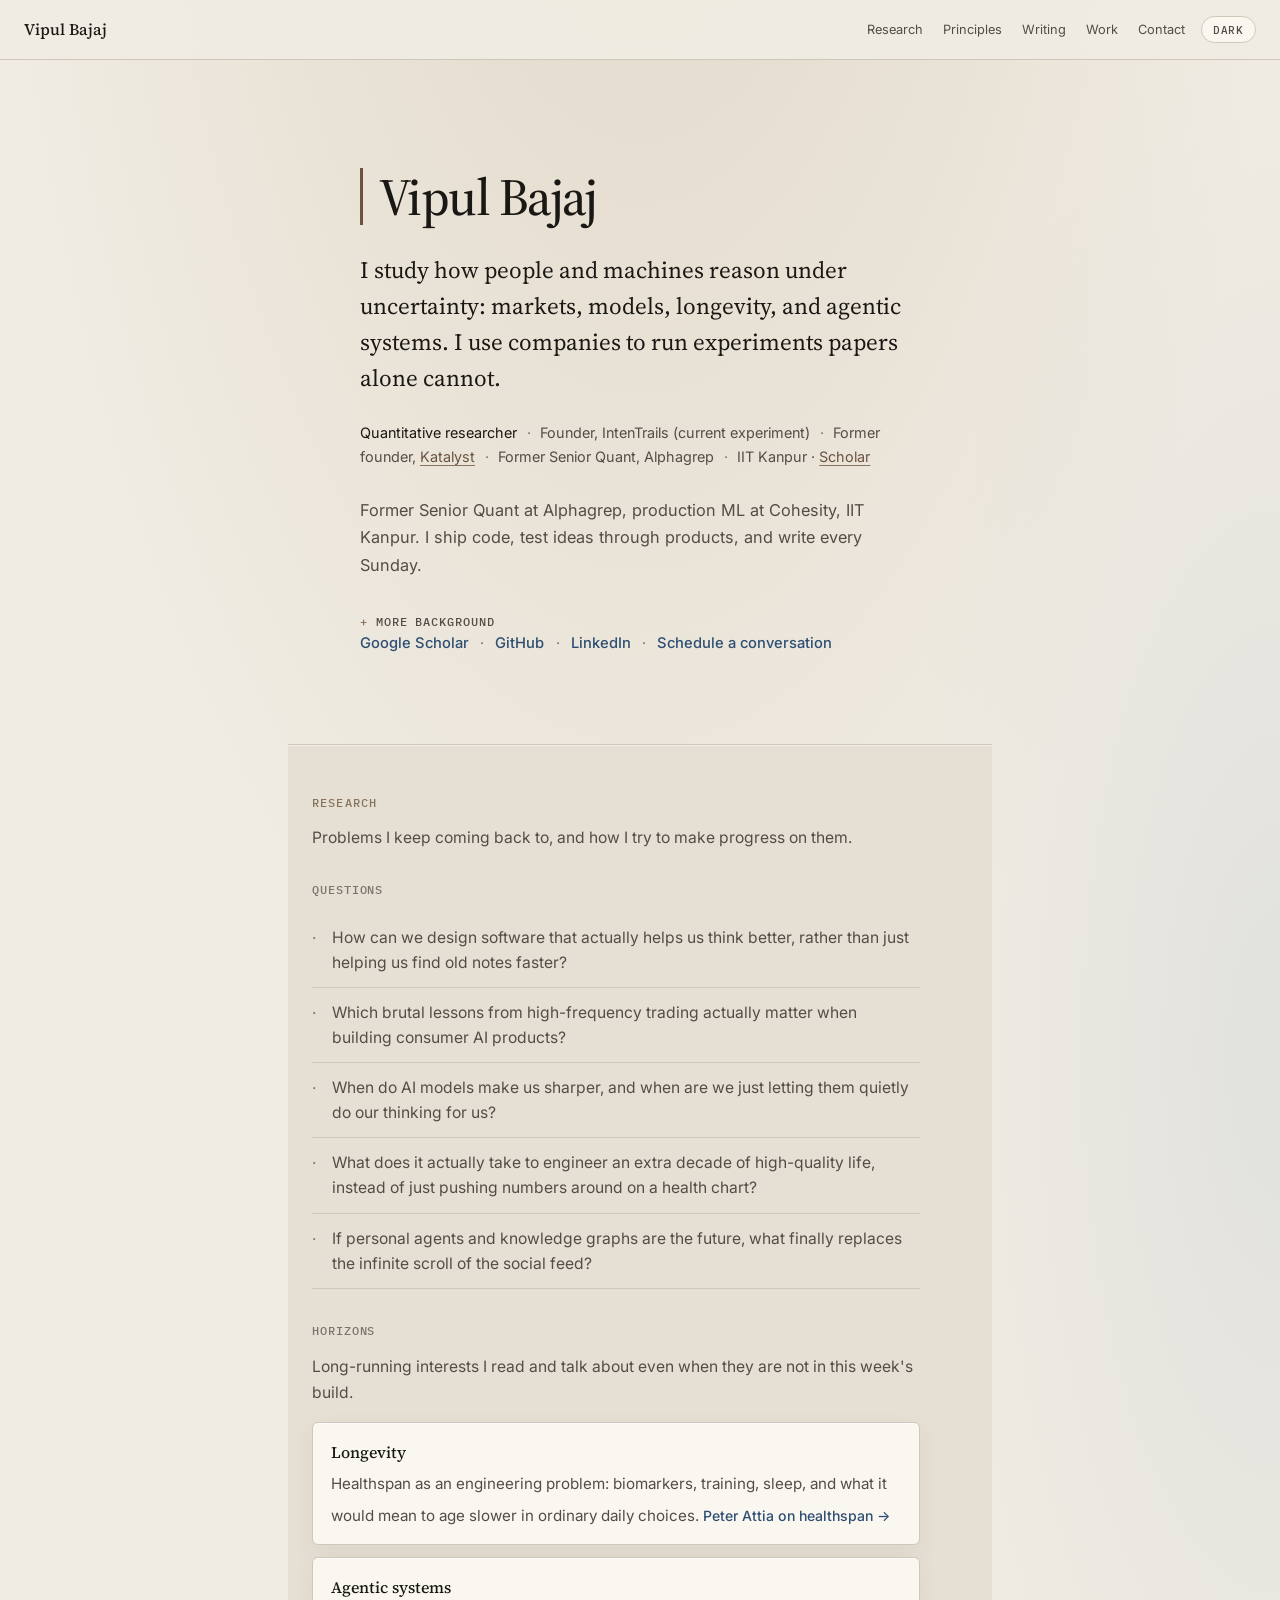
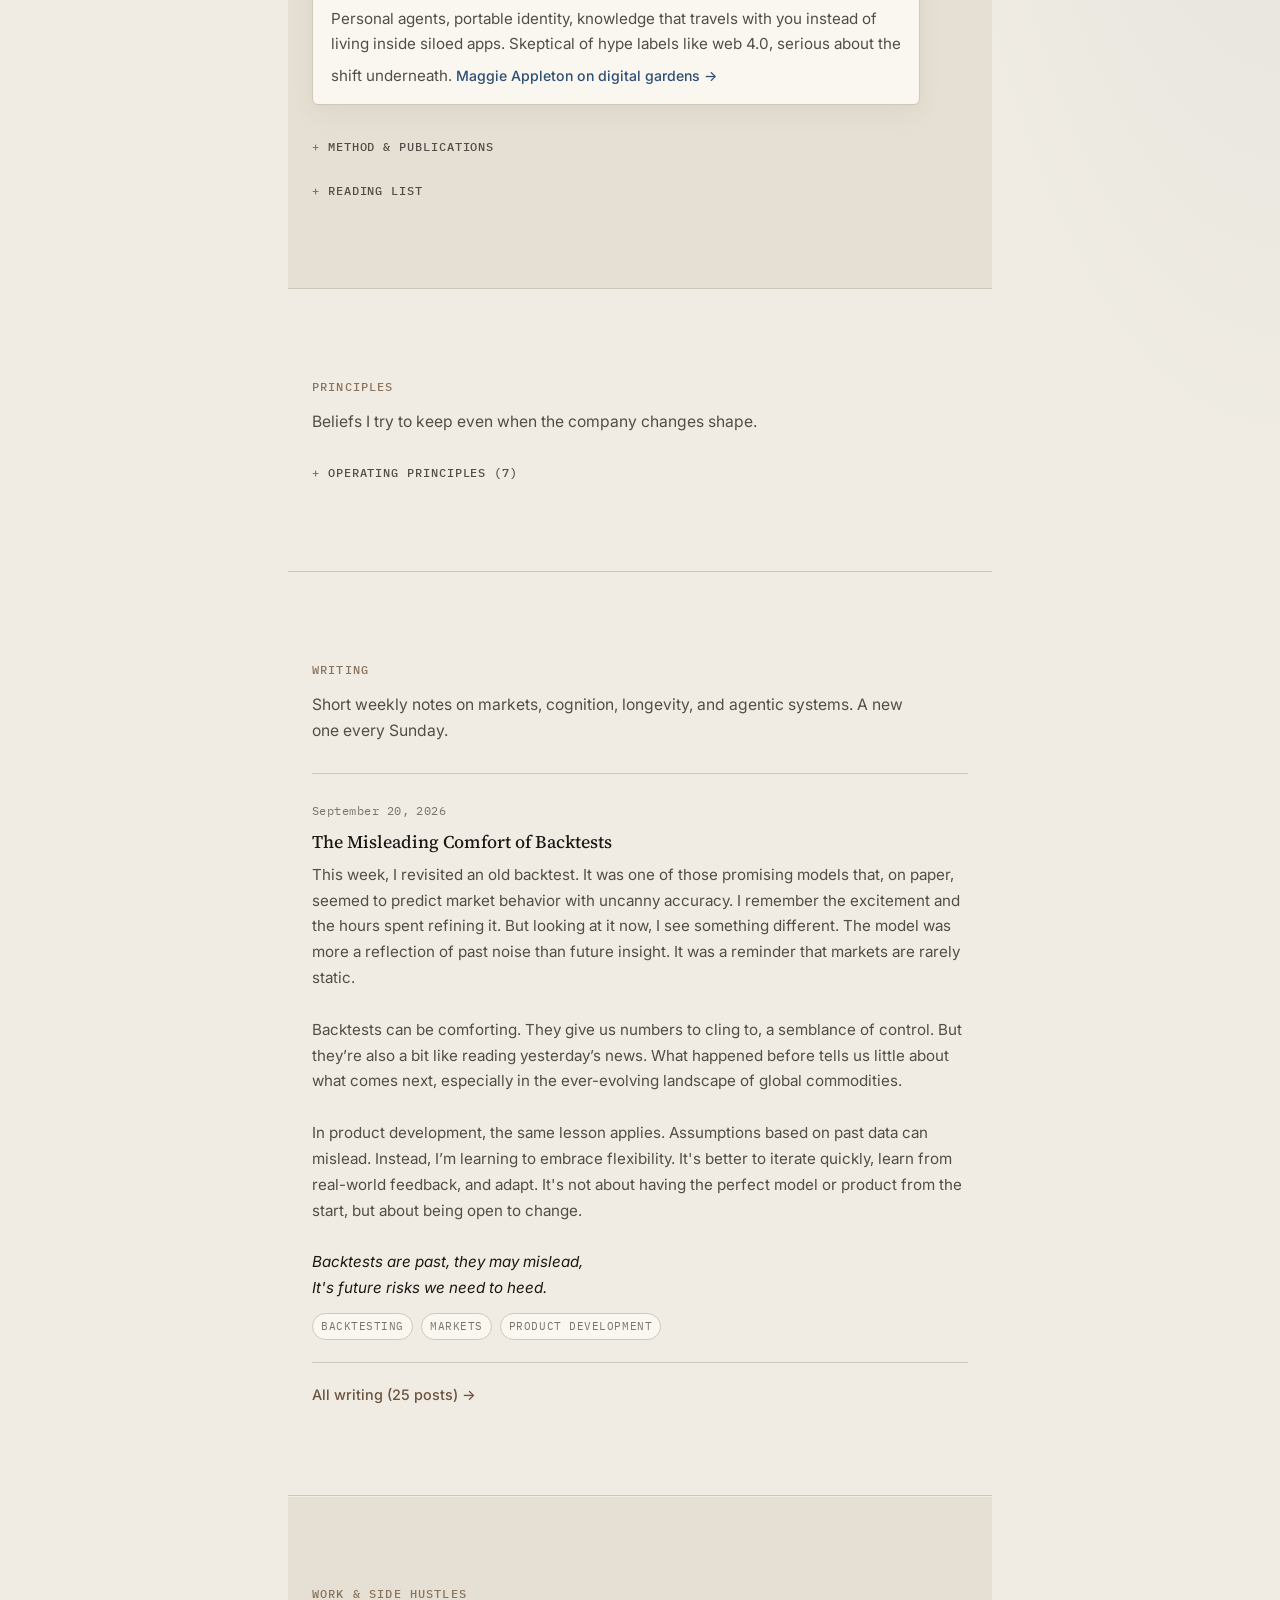
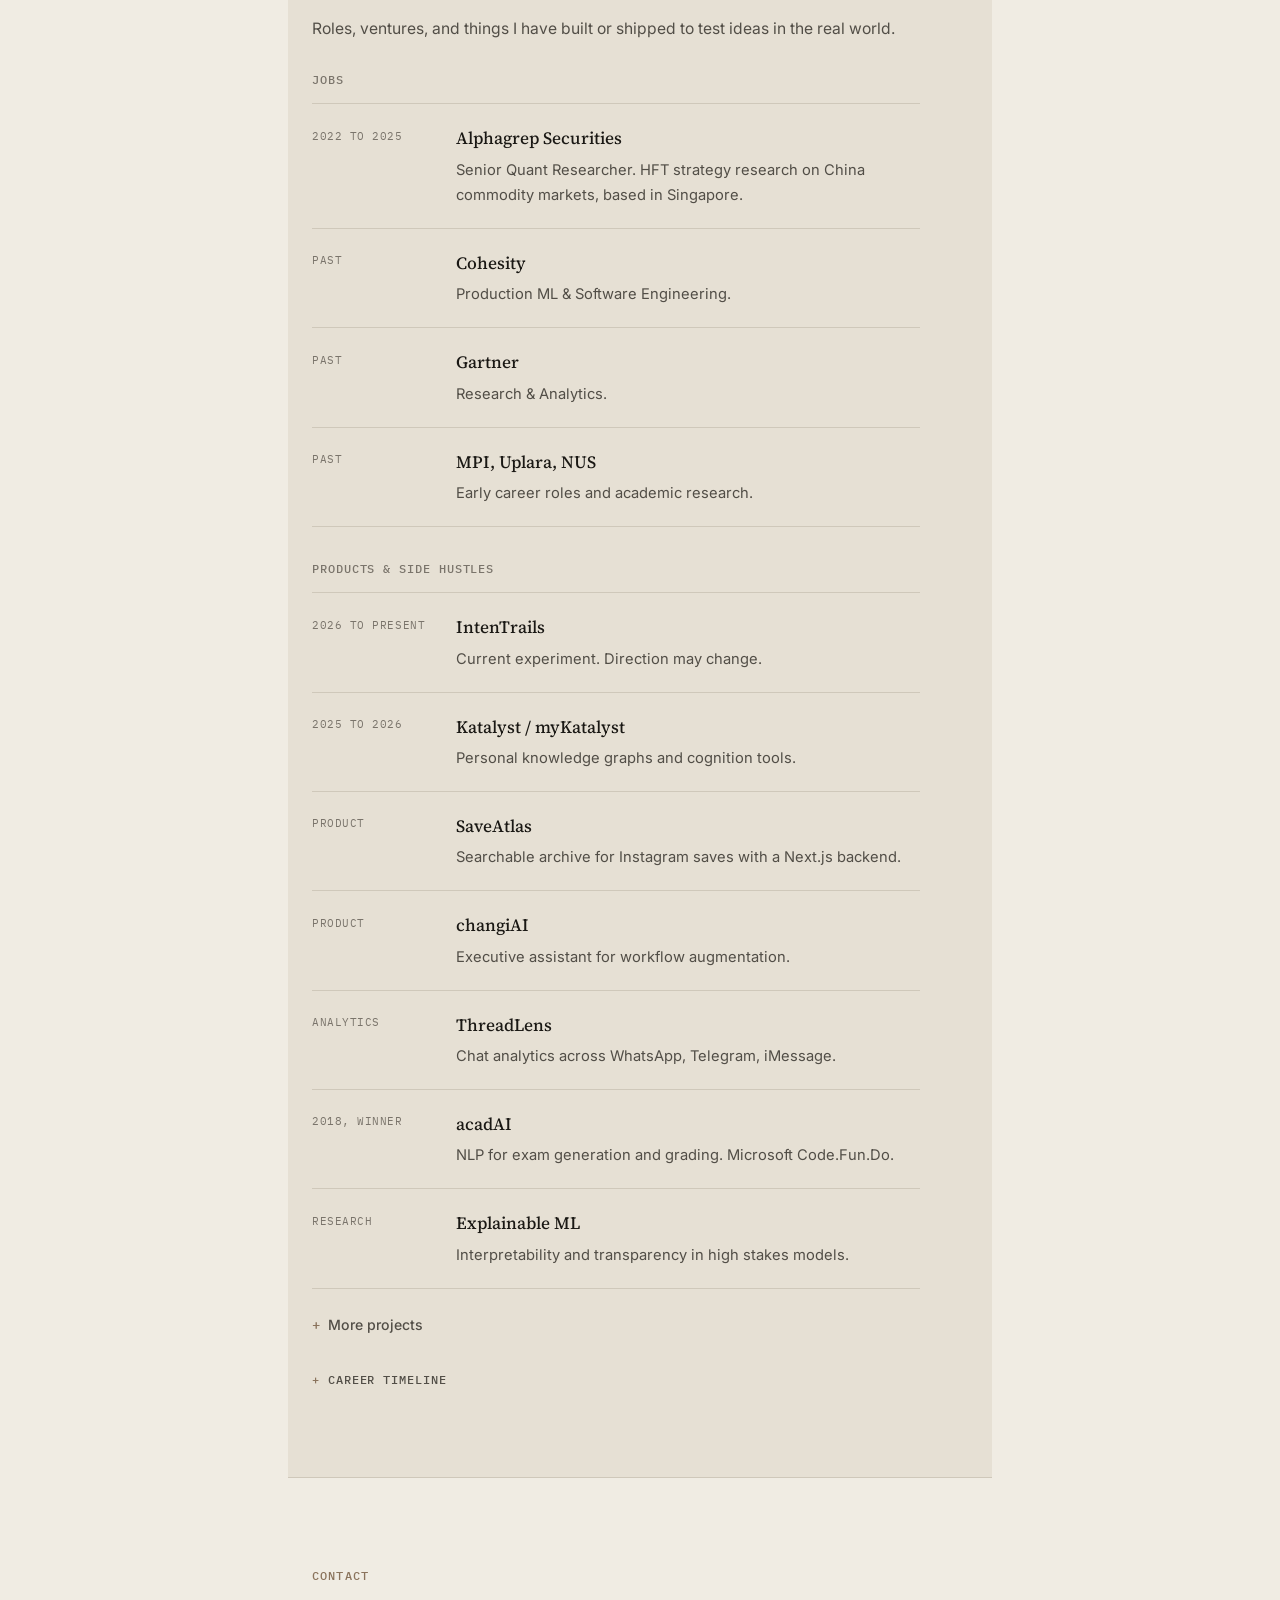
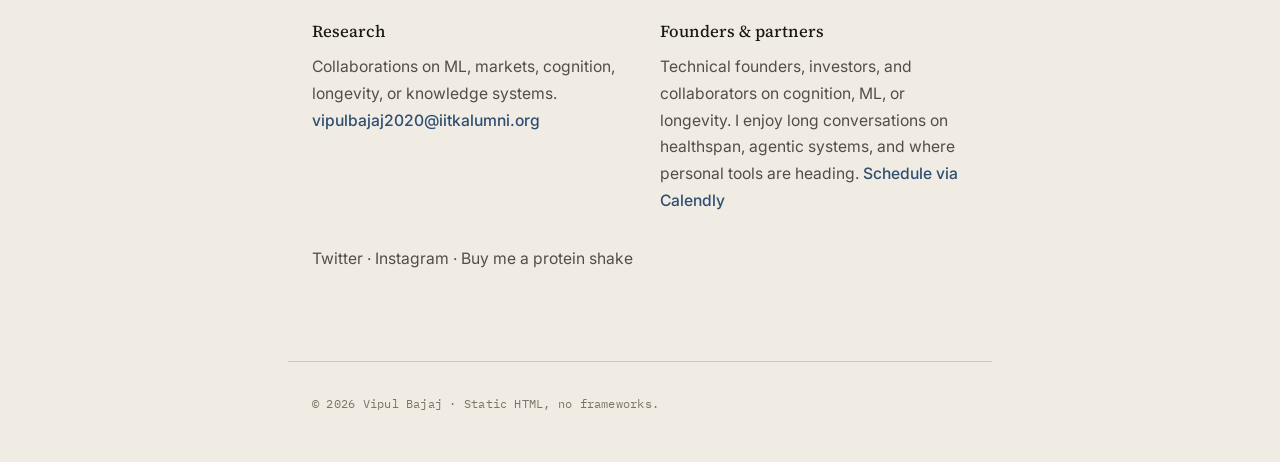
<file: index.html>
<!DOCTYPE html>
<html lang="en">
<head>
    <meta charset="UTF-8">
    <meta name="viewport" content="width=device-width, initial-scale=1.0">
    <title>Vipul Bajaj</title>
    <meta name="description" content="Vipul Bajaj, quantitative researcher. Former Senior Quant at Alphagrep; building cognition tools. Interests in longevity, markets, and agentic systems. IIT Kanpur. BMVC 2019 and ICASSP 2021.">
    <meta name="keywords" content="Vipul Bajaj, quantitative researcher, Vipul Bajaj IntenTrails, Alphagrep quant, knowledge systems, AI research founder, IIT Kanpur, BMVC, ICASSP">
    <meta name="author" content="Vipul Bajaj">
    <meta name="robots" content="index, follow">
    <link rel="canonical" href="https://vipulbajaj.com/">

    <meta property="og:type" content="website">
    <meta property="og:url" content="https://vipulbajaj.com/">
    <meta property="og:title" content="Vipul Bajaj">
    <meta property="og:description" content="Quant researcher and founder. ex Alphagrep, IIT Kanpur. Peer reviewed work at BMVC and ICASSP.">
    <meta property="og:image" content="https://vipulbajaj.com/favicon.svg">

    <meta property="twitter:card" content="summary_large_image">
    <meta property="twitter:url" content="https://vipulbajaj.com/">
    <meta property="twitter:title" content="Vipul Bajaj">
    <meta property="twitter:description" content="Quant researcher and founder. ex Alphagrep, IIT Kanpur. Peer reviewed work at BMVC and ICASSP.">
    <meta property="twitter:image" content="https://vipulbajaj.com/favicon.svg">

    <script type="application/ld+json">
    {
      "@context": "https://schema.org/",
      "@type": "Person",
      "name": "Vipul Bajaj",
      "url": "https://vipulbajaj.com",
      "image": "https://vipulbajaj.com/favicon.svg",
      "sameAs": [
        "https://www.linkedin.com/in/vipulbjj/",
        "https://twitter.com/vbajaj56",
        "https://github.com/vipulbjj",
        "https://instagram.com/vipulbajaj.in",
        "https://www.facebook.com/vipul.bajaj.77",
        "https://scholar.google.com/citations?user=ZMetP8kAAAAJ&hl=en"
      ],
      "jobTitle": ["Quantitative Researcher", "Founder"],
      "worksFor": { "@type": "Organization", "name": "IntenTrails" },
      "alumniOf": { "@type": "CollegeOrUniversity", "name": "Indian Institute of Technology Kanpur (IITK)" },
      "knowsAbout": ["High Frequency Trading", "Quantitative Research", "Computer Vision", "Domain Adaptation", "Machine Learning", "Entrepreneurship", "Longevity", "Healthspan", "Personal Knowledge Systems", "Agentic Systems"]
    }
    </script>

    <link rel="icon" href="favicon.svg" type="image/svg+xml">
    <link rel="preconnect" href="https://fonts.googleapis.com">
    <link rel="preconnect" href="https://fonts.gstatic.com" crossorigin>
    <link href="https://fonts.googleapis.com/css2?family=Source+Serif+4:ital,opsz,wght@0,8..60,400;0,8..60,500;0,8..60,600;1,8..60,400&family=Inter:wght@400;500&family=IBM+Plex+Mono:wght@400;500&display=swap" rel="stylesheet">
    <script>
        (function () {
            var stored = localStorage.getItem('theme');
            var theme =
                stored === 'light' || stored === 'dark'
                    ? stored
                    : window.matchMedia('(prefers-color-scheme: dark)').matches
                      ? 'dark'
                      : 'light';
            document.documentElement.setAttribute('data-theme', theme);
        })();
    </script>
    <link rel="stylesheet" href="styles.css">
</head>
<body>
    <div class="page">
        <header class="topbar">
            <a href="#" class="topbar-name">Vipul Bajaj</a>
            <div class="topbar-actions">
                <nav class="topbar-nav" aria-label="Page sections">
                    <a href="#research">Research</a>
                    <a href="#principles">Principles</a>
                    <a href="#writing">Writing</a>
                    <a href="#work">Work</a>
                    <a href="#contact">Contact</a>
                </nav>
                <button type="button" class="theme-toggle" id="theme-toggle" aria-label="Toggle color theme">Dark</button>
            </div>
        </header>

        <main>
            <section class="home-hero" aria-label="Introduction">
                <h1 class="home-title">Vipul Bajaj</h1>
                <p class="home-thesis">
                    I study how people and machines reason under uncertainty: markets, models, longevity, and
                    agentic systems. I use companies to run experiments papers alone cannot.
                </p>
                <p class="home-role">
                    <span class="home-role-now">Quantitative researcher</span>
                    <span class="home-role-sep">·</span>
                    <span>Founder, IntenTrails (current experiment)</span>
                    <span class="home-role-sep">·</span>
                    <span>Former founder, <a href="https://mykatalyst.lovable.app" target="_blank" rel="noopener">Katalyst</a></span>
                    <span class="home-role-sep">·</span>
                    <span>Former Senior Quant, Alphagrep</span>
                    <span class="home-role-sep">·</span>
                    <span>IIT Kanpur · <a href="https://scholar.google.com/citations?user=ZMetP8kAAAAJ&hl=en" target="_blank" rel="noopener">Scholar</a></span>
                </p>
                <p class="home-bio">
                    Former Senior Quant at Alphagrep, production ML at Cohesity, IIT Kanpur. I ship code, test ideas
                    through products, and write every Sunday.
                </p>
                <details class="section-fold home-bio-collapsed">
                    <summary>More background</summary>
                    <p class="home-bio">
                        Three years on HFT in China commodity markets. Domain adaptation at
                        <a href="https://arxiv.org/abs/1907.10628" target="_blank" rel="noopener">BMVC 2019</a>,
                        audio video learning at ICASSP 2021. Side projects include SaveAtlas, changiAI, and ThreadLens.
                        I like explicit claims, quick falsification, and code that actually ships.
                    </p>
                </details>
                <p class="home-links">
                    <a href="https://scholar.google.com/citations?user=ZMetP8kAAAAJ&hl=en" target="_blank" rel="noopener">Google Scholar</a>
                    <span aria-hidden="true">·</span>
                    <a href="https://github.com/vipulbjj" target="_blank" rel="noopener">GitHub</a>
                    <span aria-hidden="true">·</span>
                    <a href="https://www.linkedin.com/in/vipulbjj/" target="_blank" rel="noopener">LinkedIn</a>
                    <span aria-hidden="true">·</span>
                    <a href="https://calendly.com/vipulbajaj/15min" target="_blank" rel="noopener">Schedule a conversation</a>
                </p>
            </section>

            <section id="research" class="home-section home-section-tight home-section-band">
                <h2 class="section-label">Research</h2>
                <p class="section-lede">Problems I keep coming back to, and how I try to make progress on them.</p>

                <div class="research-block">
                    <h3 class="research-subhead">Questions</h3>
                    <ul class="arc-list arc-list-flush">
                        <li>How can we design software that actually helps us think better, rather than just helping us find old notes faster?</li>
                        <li>Which brutal lessons from high-frequency trading actually matter when building consumer AI products?</li>
                        <li>When do AI models make us sharper, and when are we just letting them quietly do our thinking for us?</li>
                        <li>What does it actually take to engineer an extra decade of high-quality life, instead of just pushing numbers around on a health chart?</li>
                        <li>If personal agents and knowledge graphs are the future, what finally replaces the infinite scroll of the social feed?</li>
                    </ul>
                </div>

                <div class="research-block">
                    <h3 class="research-subhead">Horizons</h3>
                    <p class="research-prose horizon-lede">
                        Long-running interests I read and talk about even when they are not in this week's build.
                    </p>
                    <ul class="horizon-list">
                        <li>
                            <span class="horizon-term">Longevity</span>
                            Healthspan as an engineering problem: biomarkers, training, sleep, and what it would mean
                            to age slower in ordinary daily choices.
                            <a class="horizon-link" href="https://peterattiamd.com/" target="_blank" rel="noopener">Peter Attia on healthspan →</a>
                        </li>
                        <li>
                            <span class="horizon-term">Agentic systems</span>
                            Personal agents, portable identity, knowledge that travels with you instead of living inside
                            siloed apps. Skeptical of hype labels like web 4.0, serious about the shift underneath.
                            <a class="horizon-link" href="https://maggieappleton.com/garden-history" target="_blank" rel="noopener">Maggie Appleton on digital gardens →</a>
                        </li>
                    </ul>
                </div>

                <details class="section-fold">
                    <summary>Method &amp; publications</summary>
                    <div class="research-block">
                        <h3 class="research-subhead">Method</h3>
                        <p class="research-prose">
                            Start with a hypothesis, build something small, put it in front of users or data, then write up
                            what failed. Products are lab instruments. The weekly essays are the public log.
                        </p>
                    </div>
                    <div class="research-block">
                        <h3 class="research-subhead">Selected publications &amp; output</h3>
                        <ul class="arc-list arc-list-flush">
                            <li><em>Collaborative Learning to Generate Audio-Video Jointly</em> (IEEE ICASSP, 2021)</li>
                            <li><em><a href="https://arxiv.org/abs/1907.10628" target="_blank" rel="noopener">Curriculum based Dropout Discriminator for Domain Adaptation</a></em> (BMVC, 2019)</li>
                            <li><a href="https://github.com/vipulbjj/explanable_ML" target="_blank" rel="noopener">Explainable ML</a>: interpretability in high stakes models</li>
                            <li><a href="https://scholar.google.com/citations?user=ZMetP8kAAAAJ&hl=en" target="_blank" rel="noopener">Google Scholar profile</a></li>
                        </ul>
                    </div>
                </details>

                <details class="section-fold">
                    <summary>Reading list</summary>
                    <ul class="reads-index">
                        <li>
                            <a href="https://blog.headlandstech.com/" target="_blank" rel="noopener">Latency &amp; HFT</a>.
                            Market microstructure and the physics of execution.
                        </li>
                        <li>
                            <a href="https://fs.blog/great-talks/politics-and-the-english-language/" target="_blank" rel="noopener">Orwell on language &amp; power</a>.
                            Rhetoric, institutions, and collective behavior.
                        </li>
                        <li>
                            <a href="https://fs.blog/mental-models/" target="_blank" rel="noopener">Mental models</a>.
                            Cognition, bias, and decisions under uncertainty.
                        </li>
                    </ul>
                </details>
            </section>

            <section id="principles" class="home-section">
                <h2 class="section-label">Principles</h2>
                <p class="section-lede">Beliefs I try to keep even when the company changes shape.</p>
                <details class="section-fold">
                    <summary>Operating principles (7)</summary>
                    <ul class="principles-list">
                    <li><strong>Uncertainty is the point.</strong> Markets, models, and minds are interesting because they refuse to guarantee outcomes.</li>
                    <li><strong>Claims need friction.</strong> A hypothesis earns trust only after data, users, or a market pushes back.</li>
                    <li><strong>Companies are experiments.</strong> Startups let me run studies papers cannot. The product may pivot. The method should not.</li>
                    <li><strong>Shipping counts.</strong> From HFT to production ML: if it is not built and measured, the research is not done.</li>
                    <li><strong>Structure before scale.</strong> LLMs help when memory and synthesis exist. They hurt when prompts stand in for thinking.</li>
                    <li><strong>Think in decades.</strong> Health, reputation, and knowledge compound. A quarter is too short a backtest for a life or a field.</li>
                    <li><strong>Write what failed.</strong> The weekly posts include dead ends, not just wins.</li>
                    </ul>
                </details>
            </section>

            <section id="writing" class="home-section">
                <h2 class="section-label">Writing</h2>
                <p class="section-lede">Short weekly notes on markets, cognition, longevity, and agentic systems. A new one every Sunday.</p>
                <div id="writing-preview" class="writing-preview" aria-live="polite"></div>
                <p class="writing-more"><a href="writing.html" id="writing-all-link">All writing →</a></p>
            </section>

            <section id="work" class="home-section home-section-band">
                <h2 class="section-label">Work &amp; side hustles</h2>
                <p class="section-lede">Roles, ventures, and things I have built or shipped to test ideas in the real world.</p>
                
                <div class="research-block">
                    <h3 class="research-subhead">Jobs</h3>
                    <ul class="work-index work-index-primary">
                        <li>
                            <span class="work-index-meta">2022 to 2025</span>
                            <div>
                                <span class="work-index-title">Alphagrep Securities</span>
                                <p>Senior Quant Researcher. HFT strategy research on China commodity markets, based in Singapore.</p>
                            </div>
                        </li>
                        <li>
                            <span class="work-index-meta">Past</span>
                            <div>
                                <span class="work-index-title">Cohesity</span>
                                <p>Production ML &amp; Software Engineering.</p>
                            </div>
                        </li>
                        <li>
                            <span class="work-index-meta">Past</span>
                            <div>
                                <span class="work-index-title">Gartner</span>
                                <p>Research &amp; Analytics.</p>
                            </div>
                        </li>
                        <li>
                            <span class="work-index-meta">Past</span>
                            <div>
                                <span class="work-index-title">MPI, Uplara, NUS</span>
                                <p>Early career roles and academic research.</p>
                            </div>
                        </li>
                    </ul>
                </div>

                <div class="research-block">
                    <h3 class="research-subhead">Products &amp; Side Hustles</h3>
                    <ul class="work-index work-index-primary">
                        <li>
                            <span class="work-index-meta">2026 to present</span>
                            <div>
                                <a href="https://intentrails.vercel.app/" target="_blank" rel="noopener">IntenTrails</a>
                                <p>Current experiment. Direction may change.</p>
                            </div>
                        </li>
                        <li>
                            <span class="work-index-meta">2025 to 2026</span>
                            <div>
                                <a href="https://mykatalyst.lovable.app" target="_blank" rel="noopener">Katalyst / myKatalyst</a>
                                <p>Personal knowledge graphs and cognition tools.</p>
                            </div>
                        </li>
                        <li>
                            <span class="work-index-meta">Product</span>
                            <div>
                                <a href="https://save-atlas.vercel.app" target="_blank" rel="noopener">SaveAtlas</a>
                                <p>Searchable archive for Instagram saves with a Next.js backend.</p>
                            </div>
                        </li>
                        <li>
                            <span class="work-index-meta">Product</span>
                            <div>
                                <a href="https://changiai.vercel.app" target="_blank" rel="noopener">changiAI</a>
                                <p>Executive assistant for workflow augmentation.</p>
                            </div>
                        </li>
                        <li>
                            <span class="work-index-meta">Analytics</span>
                            <div>
                                <a href="https://threadlens.vercel.app/" target="_blank" rel="noopener">ThreadLens</a>
                                <p>Chat analytics across WhatsApp, Telegram, iMessage.</p>
                            </div>
                        </li>
                        <li>
                            <span class="work-index-meta">2018, winner</span>
                            <div>
                                <a href="https://youtu.be/v-0I6C99pyI" target="_blank" rel="noopener">acadAI</a>
                                <p>NLP for exam generation and grading. Microsoft Code.Fun.Do.</p>
                            </div>
                        </li>
                        <li>
                            <span class="work-index-meta">Research</span>
                            <div>
                                <a href="https://github.com/vipulbjj/explanable_ML" target="_blank" rel="noopener">Explainable ML</a>
                                <p>Interpretability and transparency in high stakes models.</p>
                            </div>
                        </li>
                    </ul>
                    <details class="work-details">
                        <summary>More projects</summary>
                        <ul class="work-index work-index-nested">
                            <li>
                                <span class="work-index-meta">Product</span>
                                <div>
                                    <a href="https://mapped-gram.vercel.app" target="_blank" rel="noopener">Mapped gram</a>
                                    <p>Instagram saves on a map.</p>
                                </div>
                            </li>
                            <li>
                                <span class="work-index-meta">Fintech</span>
                                <div>
                                    <a href="https://xbrl-pilot.lovable.app" target="_blank" rel="noopener">XBRL pilot</a>
                                    <p>XBRL tagging automation.</p>
                                </div>
                            </li>
                            <li>
                                <span class="work-index-meta">Open source</span>
                                <div>
                                    <a href="https://github.com/vipulbjj/Math-of-Machine-Learning-Course-by-Siraj" target="_blank" rel="noopener">Math of ML</a>
                                    <p>ML algorithms from scratch in Python.</p>
                                </div>
                            </li>
                            <li>
                                <span class="work-index-meta">Hardware</span>
                                <div>
                                    <a href="https://github.com/vipulbjj/Prosthetic-Arm" target="_blank" rel="noopener">Prosthetic Arm</a>
                                    <p>Embedded robotics and control.</p>
                                </div>
                            </li>
                        </ul>
                        <div class="featured-video">
                            <iframe src="https://www.youtube.com/embed/v-0I6C99pyI" title="acadAI demo" loading="lazy" allow="accelerometer; autoplay; clipboard-write; encrypted-media; gyroscope; picture-in-picture" allowfullscreen></iframe>
                        </div>
                    </details>
                </div>
                <details class="section-fold">
                    <summary>Career timeline</summary>
                    <ol class="timeline-compact">
                        <li><time datetime="2025-11">2025</time> Founder, cognition and knowledge systems (Katalyst)</li>
                        <li><time datetime="2022-11">2022 to 2025</time> Senior Quant Researcher, Alphagrep (Singapore)</li>
                        <li><time datetime="2021-02">2021 to 2022</time> Research Engineer, Cohesity</li>
                        <li><time datetime="2021">2021</time> IITK Convocation Award; ICASSP paper on audio video learning</li>
                        <li><time datetime="2019">2019</time> BMVC paper on domain adaptation; ACM ICPC Regional Rank 52; Deloitte Grand Prize</li>
                        <li><time datetime="2018">2018</time> Microsoft Code.Fun.Do winner (acadAI)</li>
                    </ol>
                </details>
            </section>

            <section id="contact" class="home-section home-contact">
                <h2 class="section-label">Contact</h2>

                <div class="contact-grid">
                    <div>
                        <h3 class="contact-subhead">Research</h3>
                        <p>
                            Collaborations on ML, markets, cognition, longevity, or knowledge systems.
                            <a href="mailto:vipulbajaj2020@iitkalumni.org">vipulbajaj2020@iitkalumni.org</a>
                        </p>
                    </div>
                    <div>
                        <h3 class="contact-subhead">Founders &amp; partners</h3>
                        <p>
                            Technical founders, investors, and collaborators on cognition, ML, or longevity.
                            I enjoy long conversations on healthspan, agentic systems, and where personal tools are heading.
                            <a href="https://calendly.com/vipulbajaj/15min" target="_blank" rel="noopener">Schedule via Calendly</a>
                        </p>
                    </div>
                </div>
                <p class="contact-secondary">
                    <a href="https://twitter.com/vbajaj56" target="_blank" rel="noopener">Twitter</a>
                    ·
                    <a href="https://instagram.com/vipulbajaj.in" target="_blank" rel="noopener">Instagram</a>
                    ·
                    <a href="mailto:vipulbajaj2020@iitkalumni.org?subject=Buy%20you%20a%20Protein%20Shake!">Buy me a protein shake</a>
                </p>
            </section>
        </main>

        <footer class="site-footer">
            <p>© 2026 Vipul Bajaj · Static HTML, no frameworks.</p>
        </footer>
    </div>

    <script src="script.js"></script>
</body>
</html>
</file>
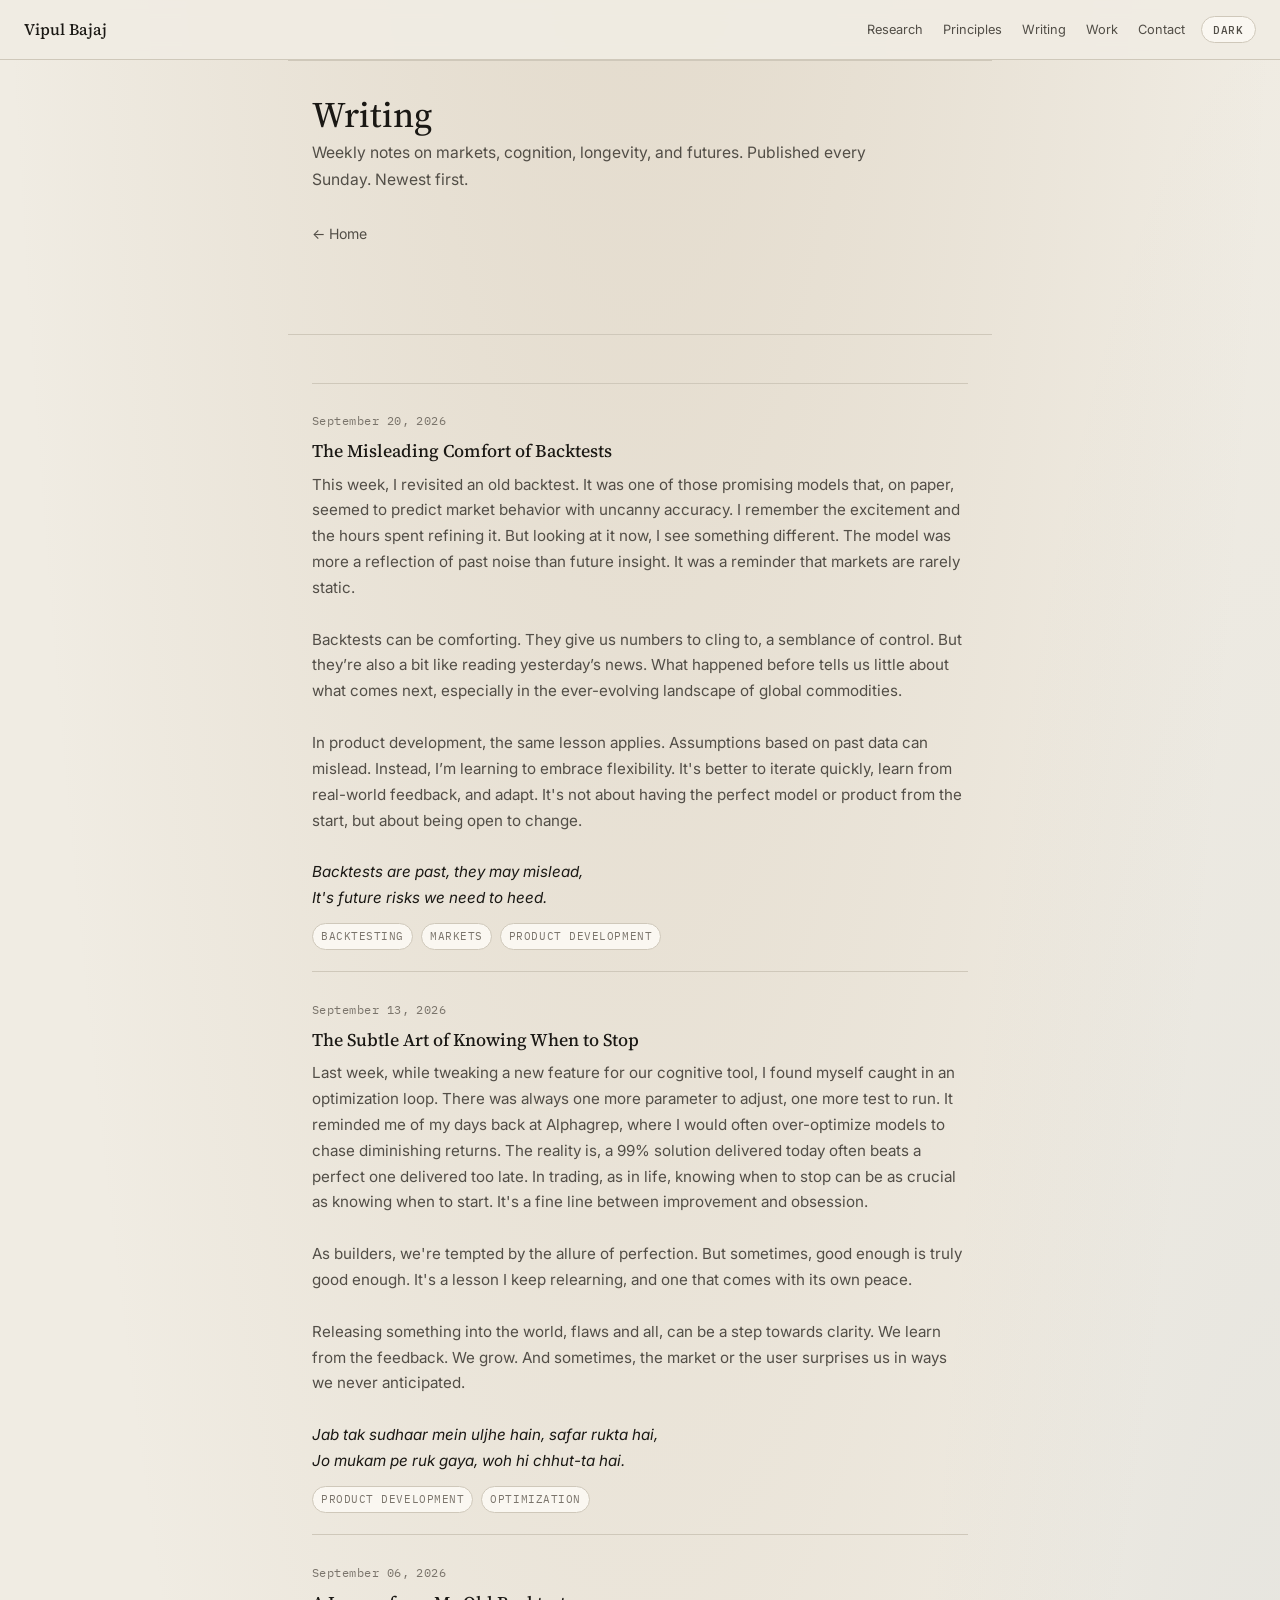
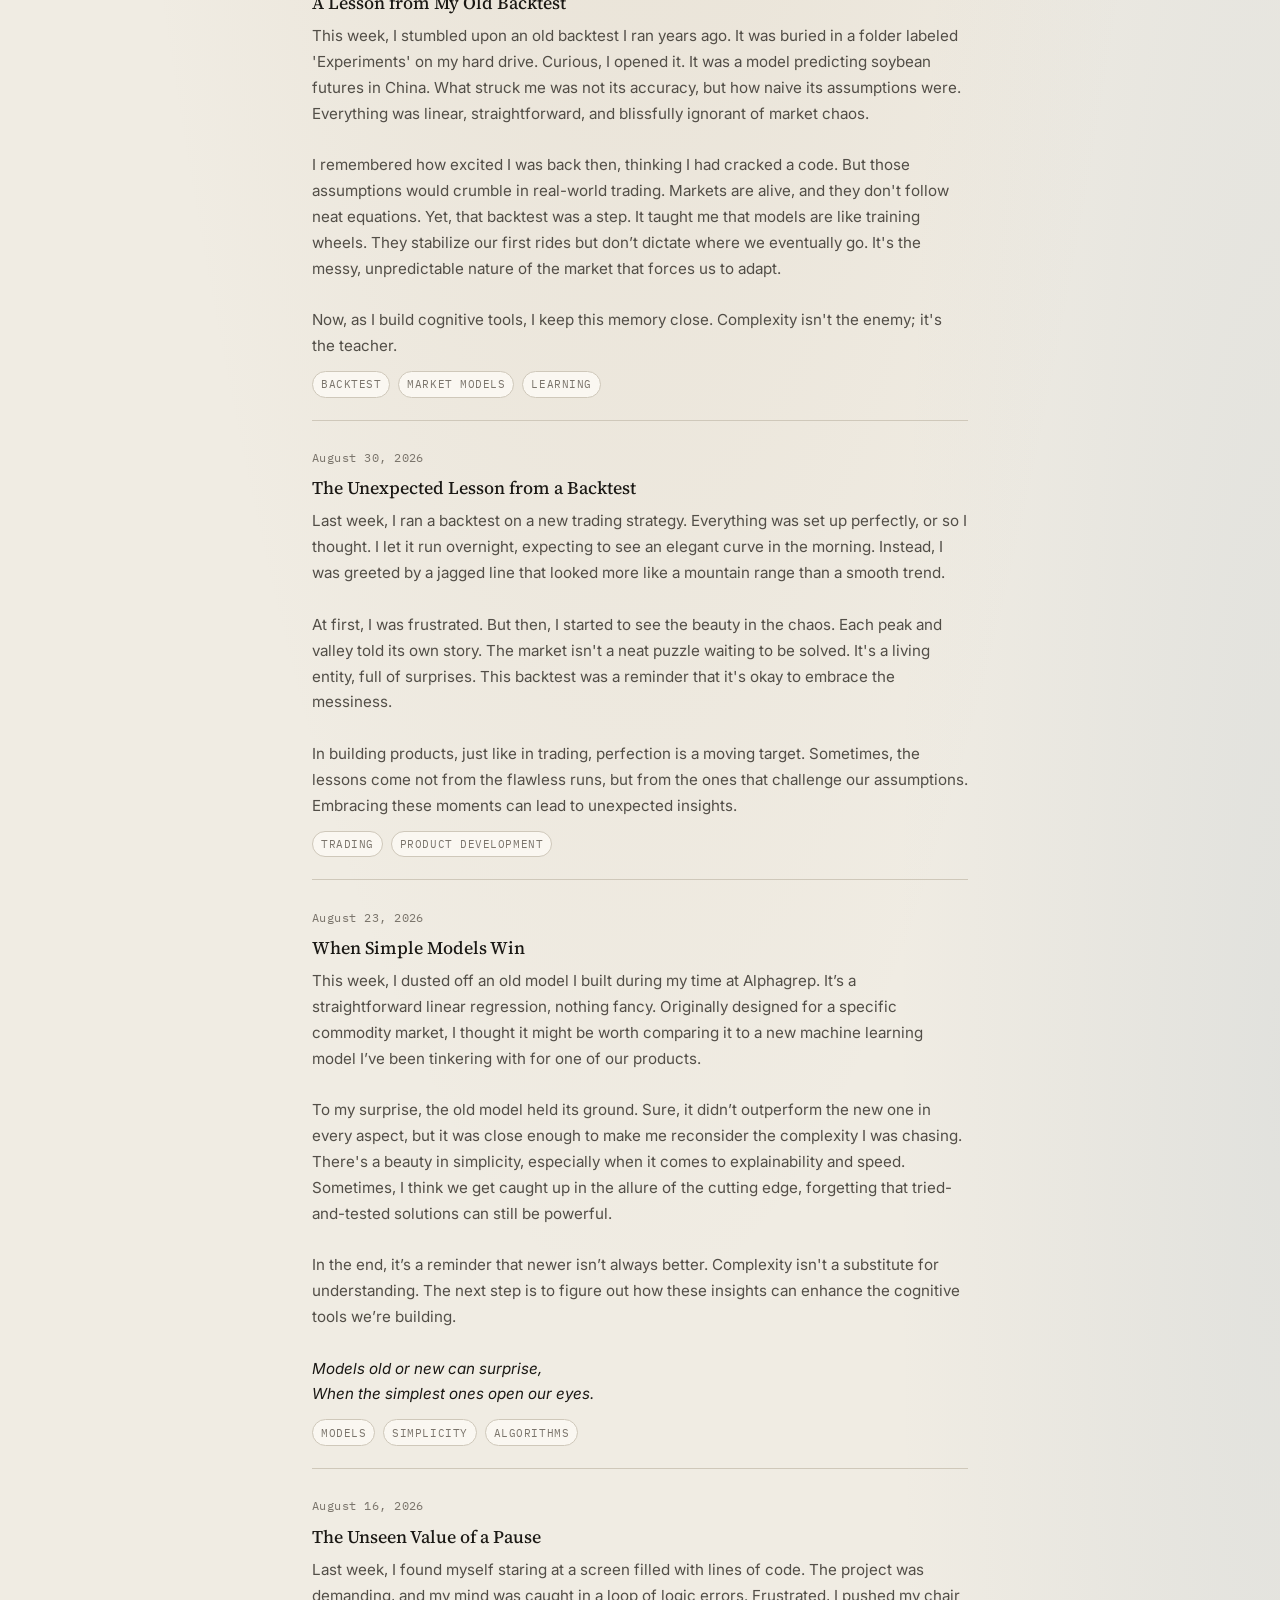
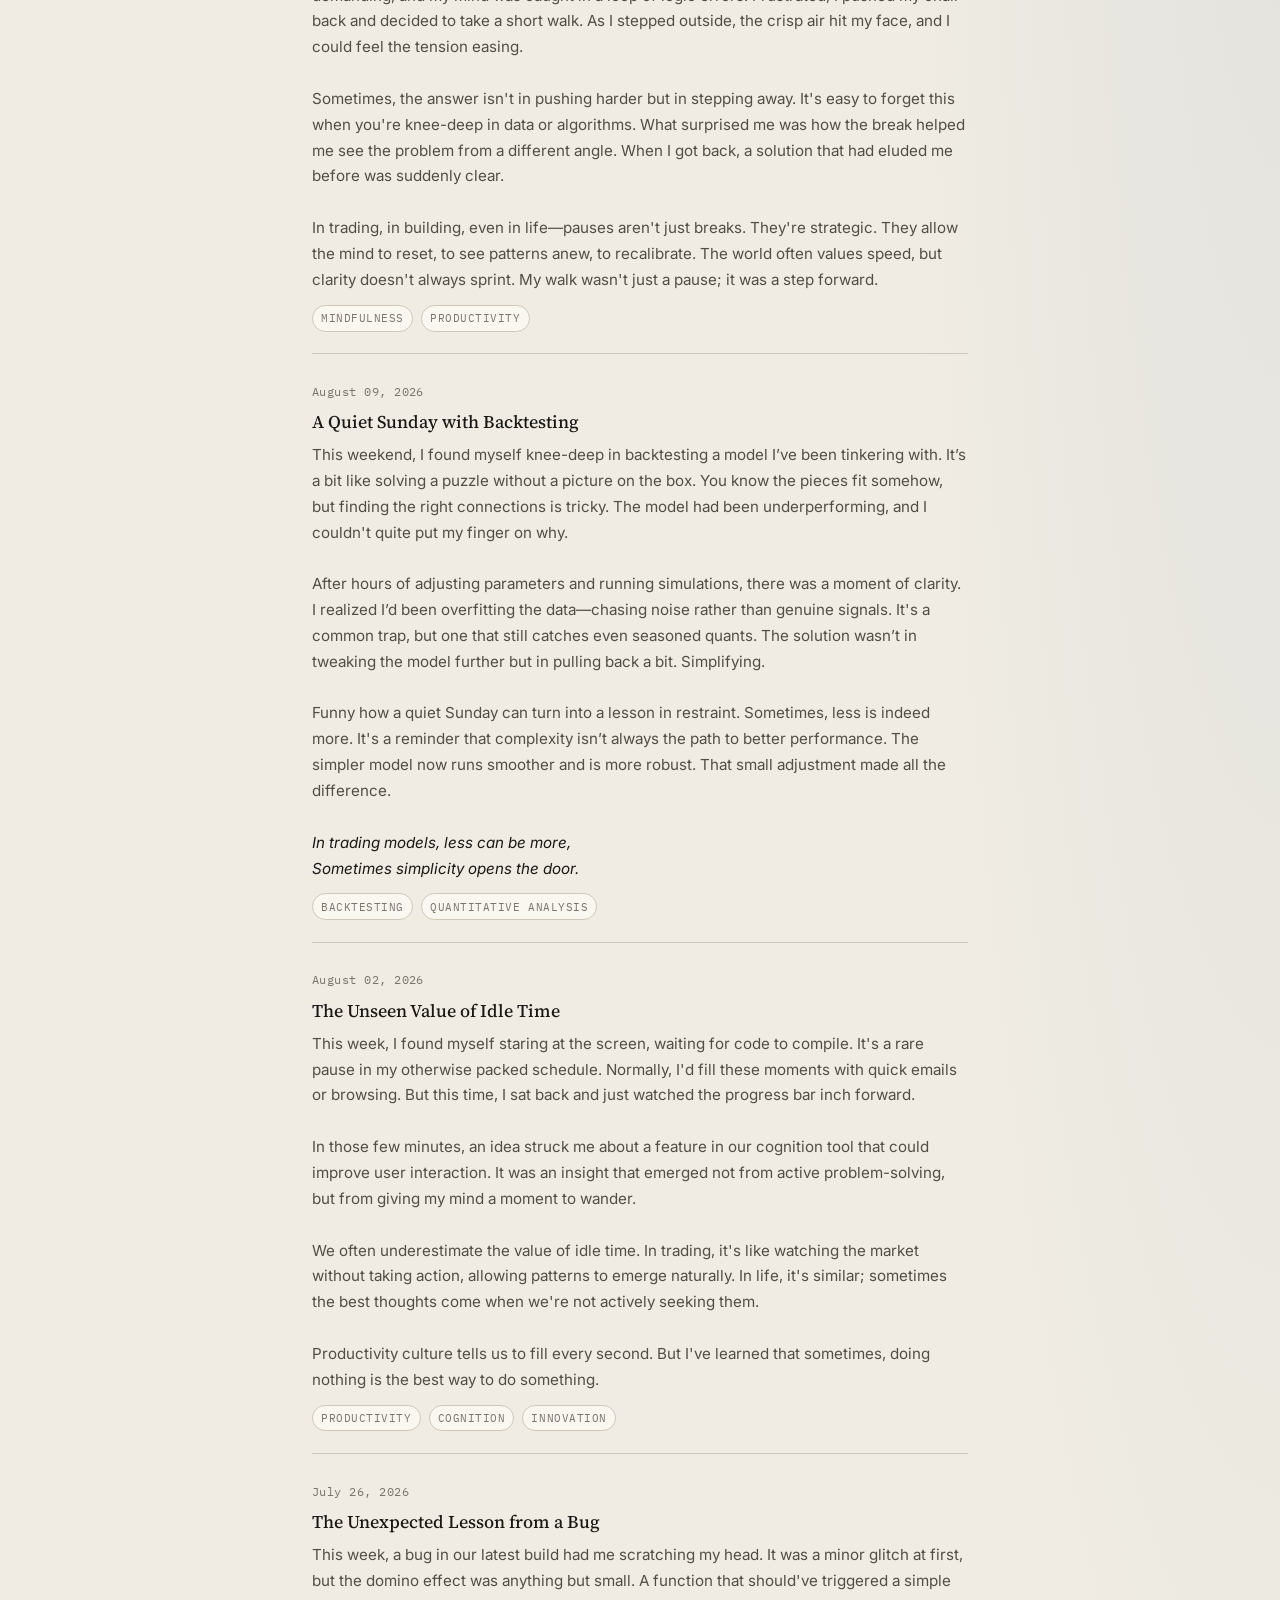
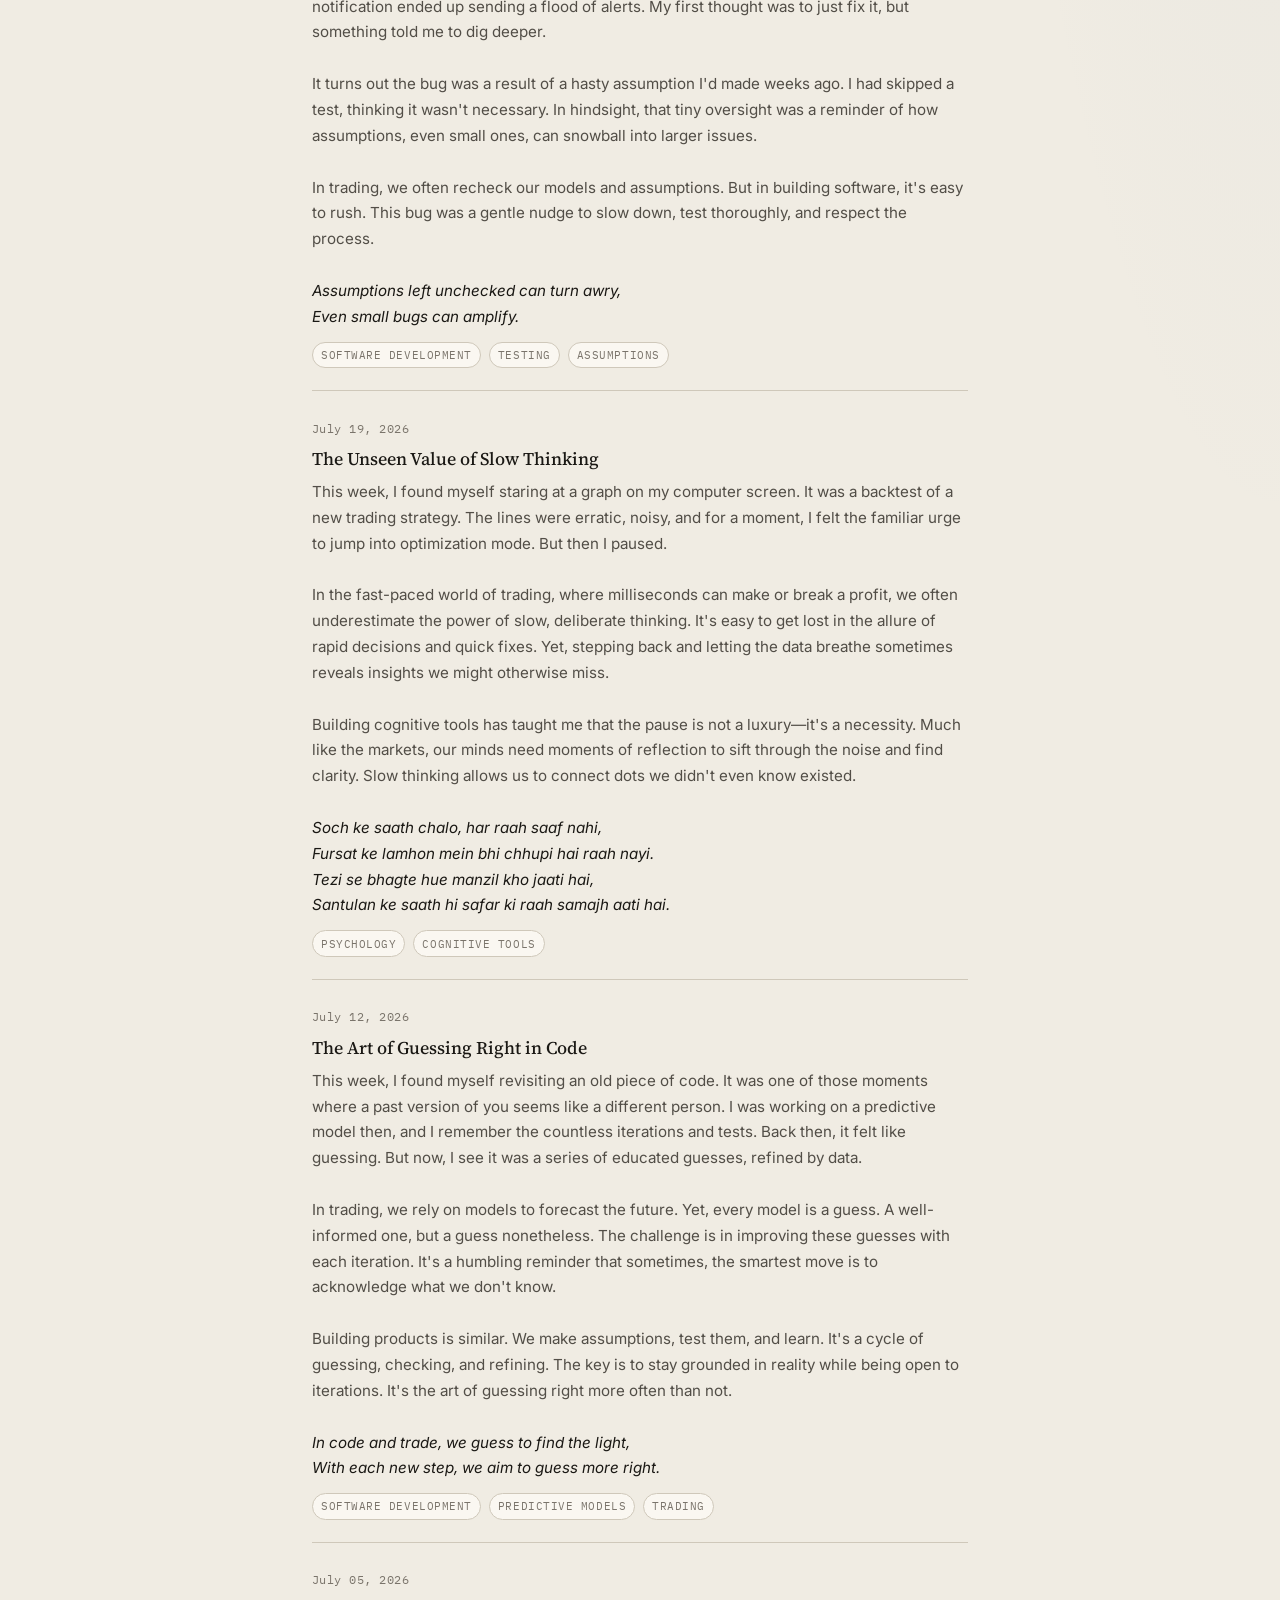
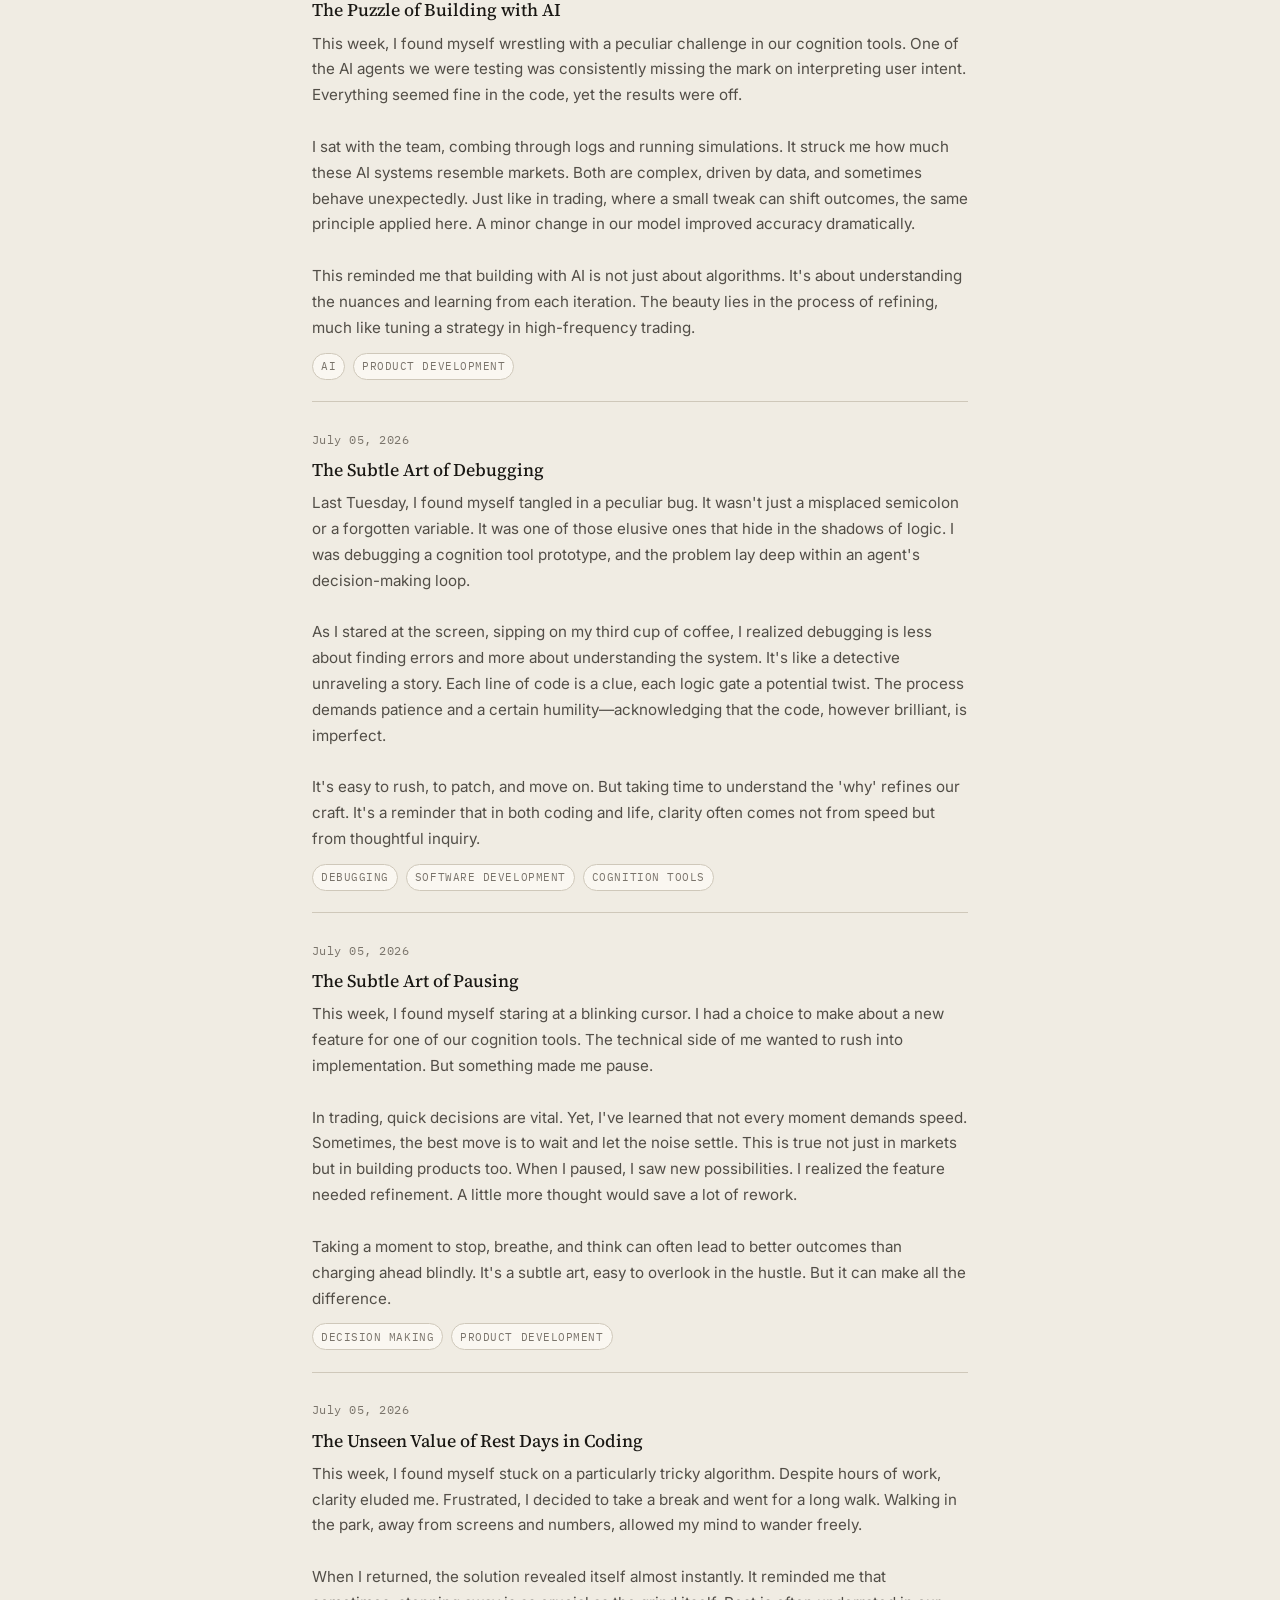
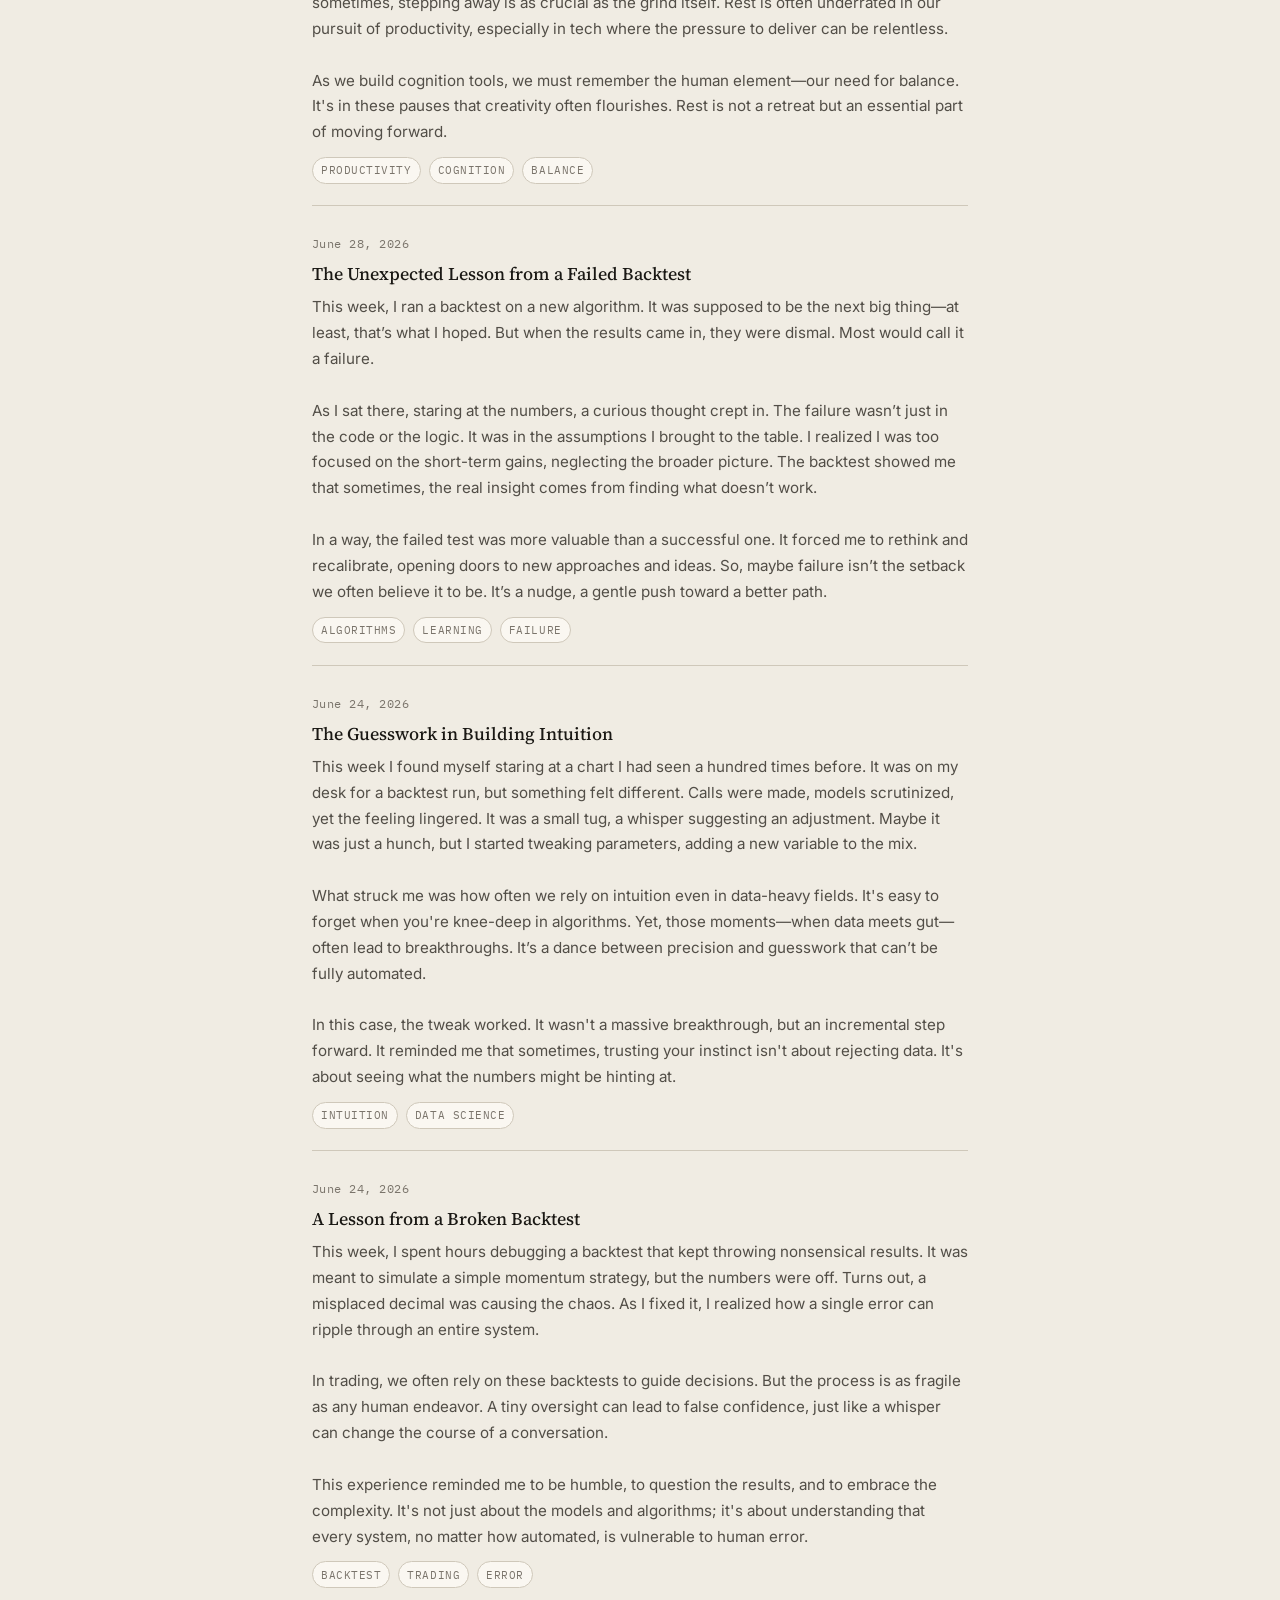
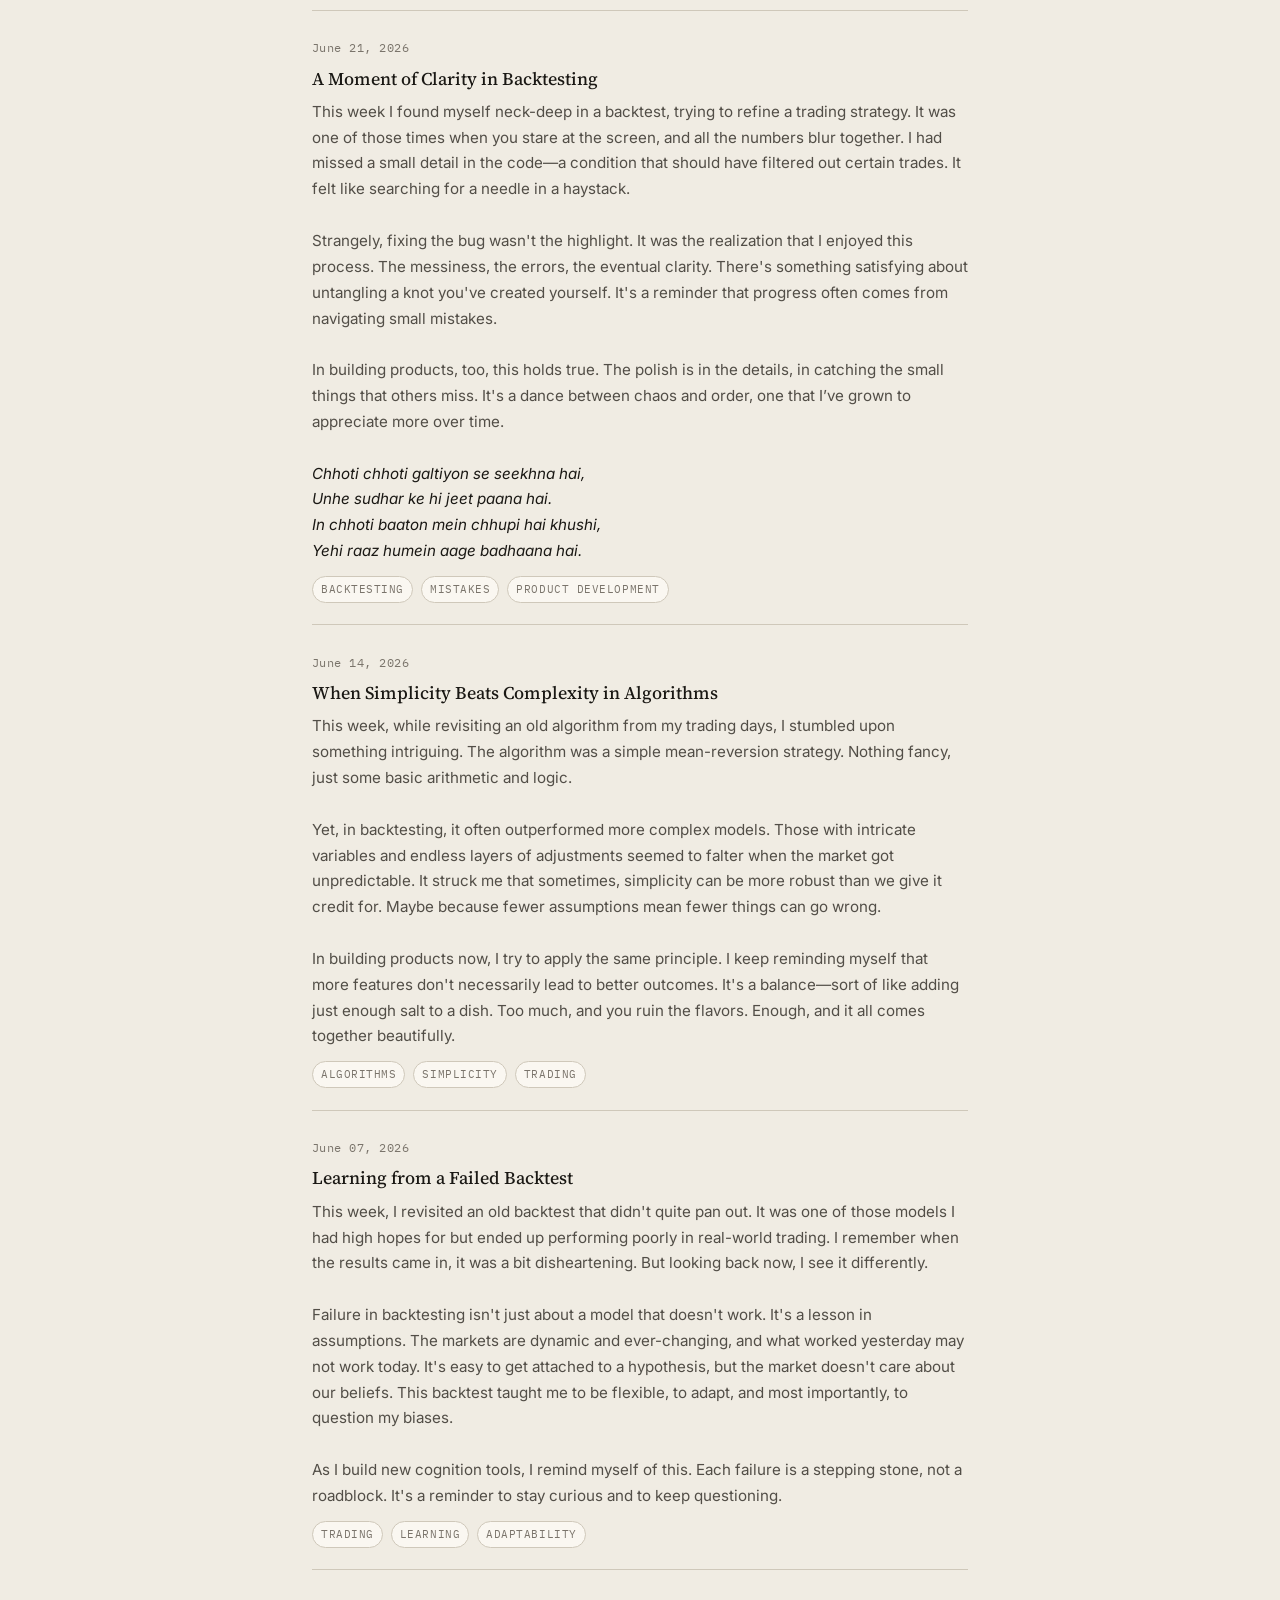
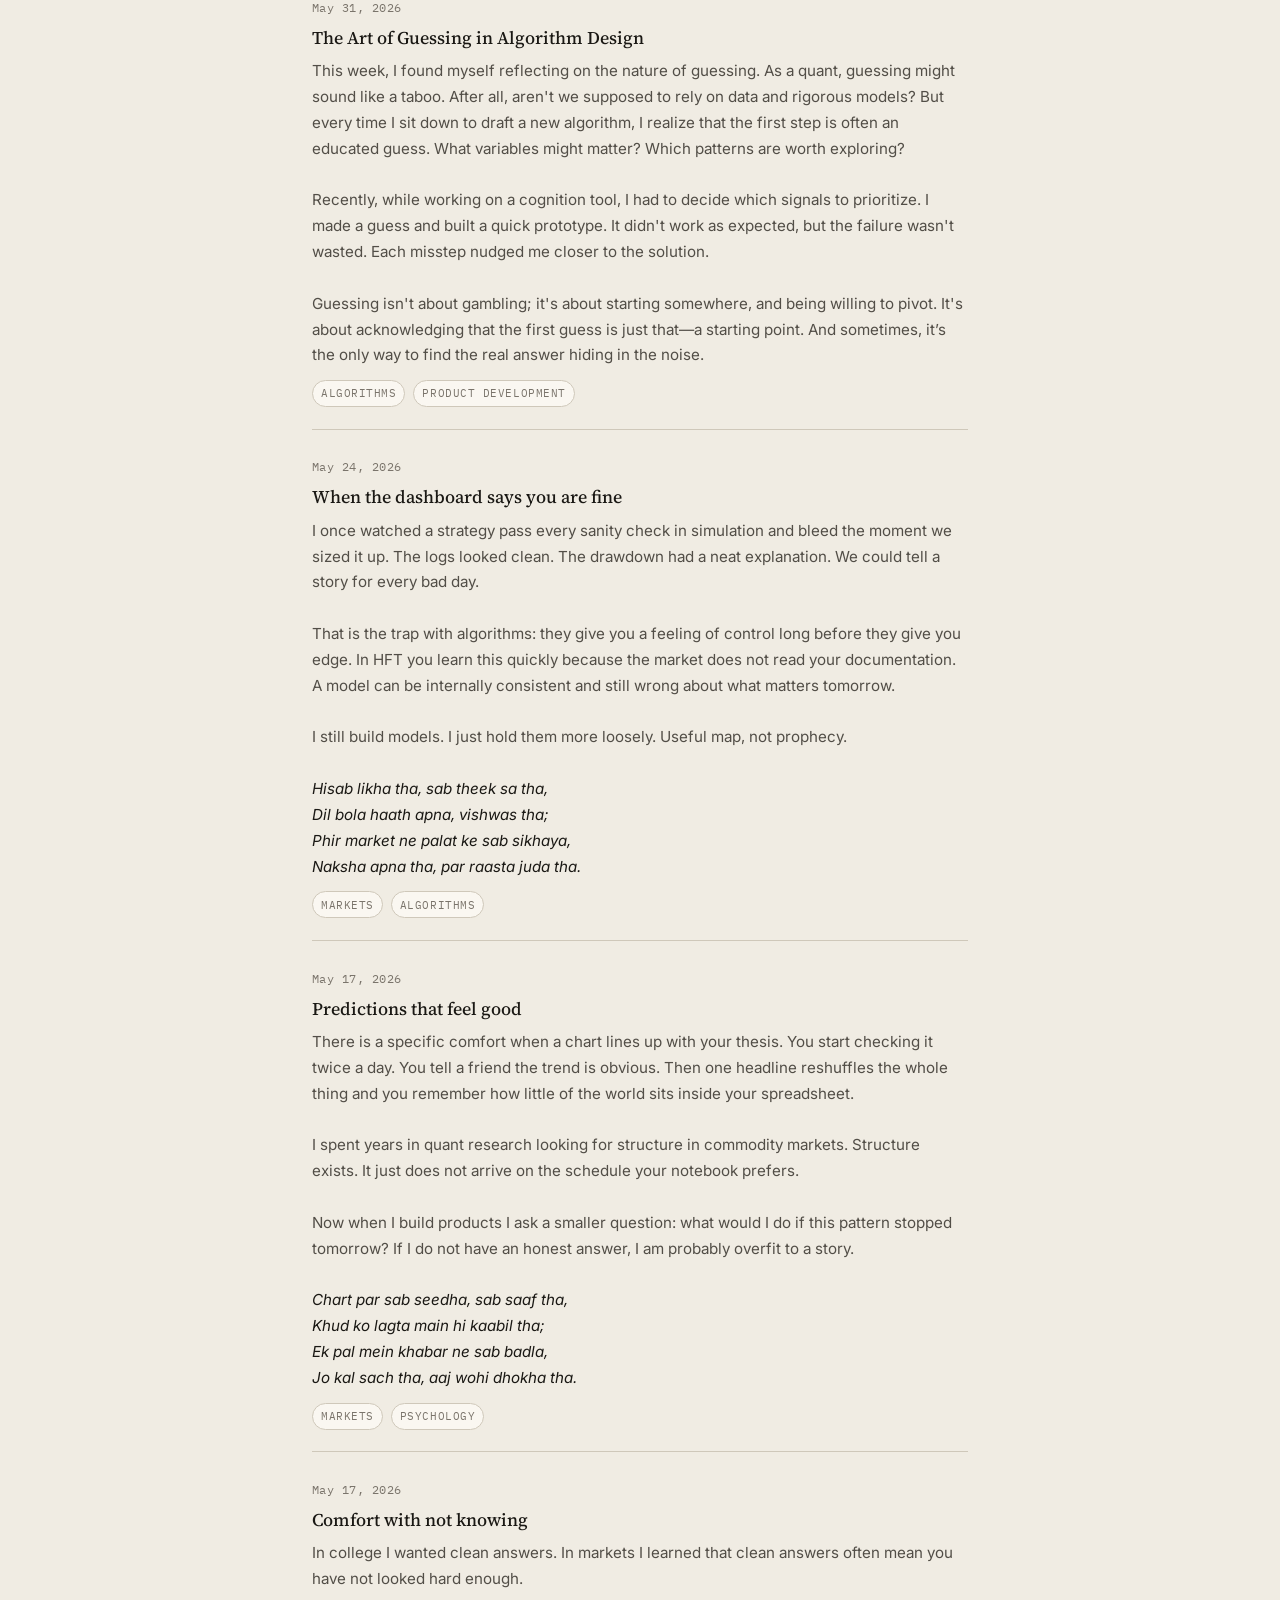
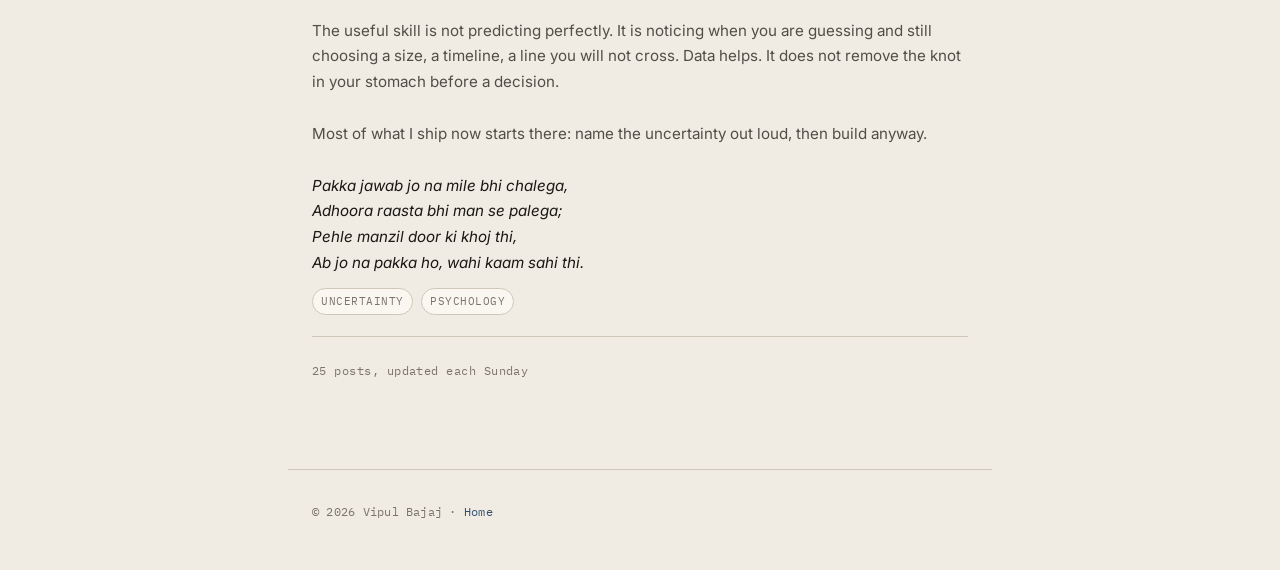
<file: writing.html>
<!DOCTYPE html>
<html lang="en">
<head>
    <meta charset="UTF-8">
    <meta name="viewport" content="width=device-width, initial-scale=1.0">
    <title>Writing · Vipul Bajaj</title>
    <meta name="description" content="Weekly musings by Vipul Bajaj on markets, cognition, longevity, psychology, and post-app futures. A new post each Sunday.">
    <meta name="robots" content="index, follow">
    <link rel="canonical" href="https://vipulbajaj.com/writing.html">
    <link rel="icon" href="favicon.svg" type="image/svg+xml">
    <link rel="preconnect" href="https://fonts.googleapis.com">
    <link rel="preconnect" href="https://fonts.gstatic.com" crossorigin>
    <link href="https://fonts.googleapis.com/css2?family=Source+Serif+4:ital,opsz,wght@0,8..60,400;0,8..60,500;0,8..60,600;1,8..60,400&family=Inter:wght@400;500&family=IBM+Plex+Mono:wght@400;500&display=swap" rel="stylesheet">
    <script>
        (function () {
            var stored = localStorage.getItem('theme');
            var theme =
                stored === 'light' || stored === 'dark'
                    ? stored
                    : window.matchMedia('(prefers-color-scheme: dark)').matches
                      ? 'dark'
                      : 'light';
            document.documentElement.setAttribute('data-theme', theme);
        })();
    </script>
    <link rel="stylesheet" href="styles.css">
</head>
<body>
    <div class="page">
        <header class="topbar">
            <a href="index.html" class="topbar-name">Vipul Bajaj</a>
            <div class="topbar-actions">
                <nav class="topbar-nav" aria-label="Page sections">
                    <a href="index.html#research">Research</a>
                    <a href="index.html#principles">Principles</a>
                    <a href="writing.html" aria-current="page">Writing</a>
                    <a href="index.html#work">Work</a>
                    <a href="index.html#contact">Contact</a>
                </nav>
                <button type="button" class="theme-toggle" id="theme-toggle" aria-label="Toggle color theme">Dark</button>
            </div>
        </header>

        <main>
            <section class="home-section page-intro">
                <h1 class="page-title">Writing</h1>
                <p class="section-lede">
                    Weekly notes on markets, cognition, longevity, and futures. Published every Sunday. Newest first.
                </p>
                <p class="page-back"><a href="index.html">← Home</a></p>
            </section>

            <section class="home-section home-section-tight">
                <div id="writing-list" class="writing-preview" aria-live="polite"></div>
                <p id="writing-status" class="writing-status" hidden></p>
            </section>
        </main>

        <footer class="site-footer">
            <p>© 2026 Vipul Bajaj · <a href="index.html">Home</a></p>
        </footer>
    </div>

    <script src="script.js"></script>
</body>
</html>
</file>
<file: styles.css>
/*
 * Typography-first personal site with light/dark themes.
 */

:root {
    --font-serif: "Source Serif 4", Georgia, serif;
    --font-sans: "Inter", system-ui, sans-serif;
    --font-mono: "IBM Plex Mono", ui-monospace, monospace;

    --measure: 38rem;
    --measure-wide: 44rem;
    --space: clamp(3.5rem, 8vw, 5.5rem);
}

html[data-theme="light"] {
    color-scheme: light;
    --bg: #f0ece3;
    --bg-band: #e6e0d4;
    --bg-raised: #faf7f1;
    --bg-soft: #f7f3eb;
    --text: #1a1814;
    --text-muted: #524e47;
    --text-faint: #7a746b;
    --border: #cfc8ba;
    --border-strong: #b8ae9c;
    --accent: #6b5340;
    --accent-dim: #8a735c;
    --link: #2f4f72;
    --link-hover: #1a334d;
    --topbar-bg: rgba(240, 236, 227, 0.92);
    --hero-glow: rgba(180, 155, 120, 0.28);
    --hero-glow-2: rgba(120, 150, 180, 0.12);
    --card-shadow: 0 1px 0 rgba(255, 255, 255, 0.7) inset, 0 8px 24px rgba(60, 45, 30, 0.06);
}

html[data-theme="dark"] {
    color-scheme: dark;
    --bg: #0f1216;
    --bg-band: #141920;
    --bg-raised: #1a2030;
    --bg-soft: #131820;
    --text: #e8e6e1;
    --text-muted: #a3a099;
    --text-faint: #6f6b64;
    --border: #2a3140;
    --border-strong: #3a4458;
    --accent: #c4b08a;
    --accent-dim: #8a7f68;
    --link: #a8b8cc;
    --link-hover: #dce4ef;
    --topbar-bg: rgba(15, 18, 22, 0.92);
    --hero-glow: rgba(60, 80, 120, 0.35);
    --hero-glow-2: rgba(180, 150, 100, 0.08);
    --card-shadow: 0 1px 0 rgba(255, 255, 255, 0.04) inset, 0 10px 28px rgba(0, 0, 0, 0.35);
}

*,
*::before,
*::after {
    margin: 0;
    padding: 0;
    box-sizing: border-box;
}

html {
    scroll-behavior: smooth;
}

body {
    background-color: var(--bg);
    background-image:
        radial-gradient(ellipse 90% 55% at 50% -10%, var(--hero-glow), transparent 58%),
        radial-gradient(ellipse 60% 40% at 100% 20%, var(--hero-glow-2), transparent 50%);
    color: var(--text);
    font-family: var(--font-sans);
    font-size: 1.05rem;
    line-height: 1.7;
    -webkit-font-smoothing: antialiased;
    transition: background-color 0.25s ease, color 0.25s ease;
}

a {
    color: var(--link);
    text-decoration: none;
    transition: color 0.15s ease;
}

a:hover {
    color: var(--link-hover);
}

.page {
    min-height: 100vh;
}

/* Top bar */

.topbar {
    position: sticky;
    top: 0;
    z-index: 50;
    display: flex;
    align-items: center;
    justify-content: space-between;
    gap: 1.5rem;
    padding: 1rem 1.5rem;
    background: var(--topbar-bg);
    backdrop-filter: blur(10px);
    border-bottom: 1px solid var(--border);
}

.topbar-name {
    font-family: var(--font-serif);
    font-size: 1rem;
    font-weight: 500;
    color: var(--text);
    text-decoration: none;
}

.topbar-nav {
    display: flex;
    flex-wrap: wrap;
    gap: 0.35rem 1.25rem;
}

.topbar-nav a {
    font-size: 0.8rem;
    color: var(--text-muted);
    text-decoration: none;
}

.topbar-nav a:hover {
    color: var(--text);
}

.topbar-actions {
    display: flex;
    align-items: center;
    gap: 1rem;
}

.theme-toggle {
    flex-shrink: 0;
    font-family: var(--font-mono);
    font-size: 0.68rem;
    font-weight: 500;
    letter-spacing: 0.06em;
    text-transform: uppercase;
    color: var(--text-muted);
    background: var(--bg-raised);
    border: 1px solid var(--border);
    border-radius: 999px;
    padding: 0.35rem 0.7rem;
    cursor: pointer;
    transition: color 0.15s ease, border-color 0.15s ease, background-color 0.15s ease;
}

.theme-toggle:hover {
    color: var(--text);
    border-color: var(--border-strong);
}

/* Homepage hero */

.home-hero {
    max-width: var(--measure);
    margin: 0 auto;
    padding: clamp(4rem, 12vh, 7rem) 1.5rem var(--space);
}

.home-title {
    font-family: var(--font-serif);
    font-size: clamp(2.5rem, 7vw, 3.25rem);
    font-weight: 500;
    letter-spacing: -0.03em;
    line-height: 1.1;
    margin-bottom: 1.75rem;
    padding-left: 1rem;
    border-left: 3px solid var(--accent);
}

.home-thesis {
    font-family: var(--font-serif);
    font-size: clamp(1.25rem, 3.2vw, 1.45rem);
    font-weight: 400;
    line-height: 1.55;
    color: var(--text);
    margin-bottom: 1.5rem;
}

.home-role {
    font-size: 0.9rem;
    color: var(--text-muted);
    line-height: 1.65;
    margin-bottom: 1.75rem;
}

.home-role-now {
    color: var(--text);
}

.home-role a {
    color: var(--accent);
    text-decoration: underline;
    text-decoration-color: var(--accent-dim);
    text-underline-offset: 3px;
}

.home-role a:hover {
    color: var(--link-hover);
}

.home-role-sep {
    margin: 0 0.35rem;
    color: var(--text-faint);
}

.home-bio {
    color: var(--text-muted);
    font-size: 1.02rem;
    margin-bottom: 2rem;
}

.home-links {
    font-size: 0.92rem;
    color: var(--text-muted);
}

.home-links a {
    font-weight: 500;
    color: var(--link);
}

.home-links span {
    margin: 0 0.45rem;
    color: var(--text-faint);
}

/* Sections */

.home-section {
    max-width: var(--measure-wide);
    margin: 0 auto;
    padding: var(--space) 1.5rem;
    border-top: 1px solid var(--border);
}

.home-section-band {
    background: var(--bg-band);
    box-shadow: inset 0 1px 0 rgba(255, 255, 255, 0.04);
}

html[data-theme="light"] .home-section-band {
    box-shadow: inset 0 1px 0 rgba(255, 255, 255, 0.45);
}

.home-section-tight {
    padding-top: clamp(2rem, 5vw, 3rem);
}

.section-raised {
    background: var(--bg-raised);
    border-top: 1px solid var(--border);
    border-bottom: 1px solid var(--border);
    max-width: none;
    padding-left: max(1.5rem, calc((100vw - var(--measure-wide)) / 2 + 1.5rem));
    padding-right: max(1.5rem, calc((100vw - var(--measure-wide)) / 2 + 1.5rem));
}

.section-raised .section-lede,
.section-raised .investor-dl,
.section-raised .investor-note {
    max-width: var(--measure-wide);
    margin-left: auto;
    margin-right: auto;
}

.section-label {
    font-family: var(--font-mono);
    font-size: 0.72rem;
    font-weight: 500;
    letter-spacing: 0.1em;
    text-transform: uppercase;
    color: var(--accent-dim);
    margin-bottom: 1.25rem;
}

.section-lede {
    color: var(--text-muted);
    font-size: 0.98rem;
    margin: -0.5rem 0 1.75rem;
    max-width: var(--measure);
}

/* Arc */

.arc-list {
    list-style: none;
    max-width: var(--measure);
    border-top: 1px solid var(--border);
}

.arc-list li {
    position: relative;
    padding: 0.75rem 0 0.75rem 1.25rem;
    border-bottom: 1px solid var(--border);
    color: var(--text-muted);
    font-size: 0.98rem;
    line-height: 1.6;
}

.arc-list li::before {
    content: "·";
    position: absolute;
    left: 0;
    color: var(--text-faint);
}

.arc-list a {
    color: var(--text);
    font-weight: 500;
}

.arc-list a:hover {
    color: var(--link-hover);
}

.arc-list-flush {
    border-top: none;
    max-width: none;
}

/* Research */

.research-block {
    max-width: var(--measure);
    margin-bottom: 2rem;
}

.research-block:last-child {
    margin-bottom: 0;
}

.research-subhead {
    font-family: var(--font-mono);
    font-size: 0.72rem;
    font-weight: 500;
    text-transform: uppercase;
    letter-spacing: 0.08em;
    color: var(--text-faint);
    margin-bottom: 0.85rem;
}

.research-prose {
    color: var(--text-muted);
    font-size: 0.98rem;
    line-height: 1.65;
}

.horizon-lede {
    margin-bottom: 1rem;
}

.horizon-list {
    list-style: none;
    border-top: none;
}

.horizon-list li {
    padding: 1rem 1.1rem;
    border: 1px solid var(--border);
    border-radius: 6px;
    background: var(--bg-raised);
    box-shadow: var(--card-shadow);
    color: var(--text-muted);
    font-size: 0.95rem;
    line-height: 1.65;
}

.horizon-list li + li {
    margin-top: 0.75rem;
}

.horizon-term {
    display: block;
    font-family: var(--font-serif);
    font-size: 1rem;
    font-weight: 500;
    color: var(--text);
    margin-bottom: 0.35rem;
}

.horizon-link {
    display: inline-block;
    margin-top: 0.5rem;
    font-size: 0.88rem;
    font-weight: 500;
}

.section-fold {
    margin-top: 1.5rem;
}

.section-fold summary {
    font-family: var(--font-mono);
    font-size: 0.72rem;
    font-weight: 500;
    text-transform: uppercase;
    letter-spacing: 0.08em;
    color: var(--text-muted);
    cursor: pointer;
    list-style: none;
}

.section-fold summary::-webkit-details-marker {
    display: none;
}

.section-fold summary::before {
    content: "+ ";
    color: var(--accent-dim);
}

.section-fold[open] summary::before {
    content: "− ";
}

.section-fold[open] summary {
    color: var(--text);
    margin-bottom: 1.25rem;
}

.section-fold .principles-list,
.section-fold .reads-index,
.section-fold .timeline-compact {
    margin-top: 0;
}

.home-bio-collapsed {
    margin-top: 1rem;
}

.home-bio-collapsed .home-bio {
    margin-top: 0.75rem;
    margin-bottom: 0;
}

/* Raised section (legacy) */

.investor-dl {
    display: flex;
    flex-direction: column;
    gap: 0;
    border-top: 1px solid var(--border);
    margin-bottom: 2rem;
}

.investor-row {
    display: grid;
    grid-template-columns: 8.5rem 1fr;
    gap: 1rem 2rem;
    padding: 1.25rem 0;
    border-bottom: 1px solid var(--border);
    align-items: start;
}

.investor-row dt {
    font-family: var(--font-mono);
    font-size: 0.68rem;
    font-weight: 500;
    text-transform: uppercase;
    letter-spacing: 0.06em;
    color: var(--accent-dim);
    padding-top: 0.1rem;
}

.investor-row dd {
    color: var(--text-muted);
    font-size: 0.98rem;
    line-height: 1.65;
    margin: 0;
}

.investor-note {
    font-size: 0.95rem;
    color: var(--text-muted);
    line-height: 1.65;
    max-width: var(--measure);
}

.investor-note a {
    font-weight: 500;
    white-space: nowrap;
}

/* Focus */

.focus-grid {
    display: grid;
    gap: 2rem;
}

.focus-item h3 {
    font-family: var(--font-serif);
    font-size: 1.15rem;
    font-weight: 500;
    margin-bottom: 0.5rem;
}

.focus-item p {
    color: var(--text-muted);
    font-size: 0.98rem;
    max-width: 36rem;
}

/* Building beliefs */

.beliefs-grid {
    display: grid;
    gap: 2rem;
    max-width: var(--measure);
}

.beliefs-item h3 {
    font-family: var(--font-serif);
    font-size: 1.05rem;
    font-weight: 500;
    margin-bottom: 0.65rem;
}

.beliefs-item ul {
    list-style: none;
    display: flex;
    flex-direction: column;
    gap: 0.45rem;
}

.beliefs-item li {
    position: relative;
    padding-left: 1rem;
    color: var(--text-muted);
    font-size: 0.95rem;
    line-height: 1.6;
}

.beliefs-item li::before {
    content: "·";
    position: absolute;
    left: 0;
    color: var(--accent-dim);
}

/* Writing */

.writing-preview,
.writing-archive {
    display: flex;
    flex-direction: column;
    gap: 0;
    border-top: 1px solid var(--border);
}

.writing-item {
    padding: 1.35rem 0;
    border-bottom: 1px solid var(--border);
}

.writing-item time {
    font-family: var(--font-mono);
    font-size: 0.72rem;
    color: var(--text-faint);
    letter-spacing: 0.04em;
}

.writing-item h3 {
    font-family: var(--font-serif);
    font-size: 1.12rem;
    font-weight: 500;
    margin: 0.35rem 0 0.5rem;
    line-height: 1.35;
}

.writing-item h3 a {
    color: var(--text);
    text-decoration: none;
}

.writing-item h3 a:hover {
    color: var(--link-hover);
    text-decoration: underline;
}

.writing-body {
    color: var(--text-muted);
    font-size: 0.95rem;
    line-height: 1.7;
    margin-bottom: 0.75rem;
}

.writing-body i {
    color: var(--text);
    font-style: italic;
}

.writing-tags {
    display: flex;
    flex-wrap: wrap;
    gap: 0.5rem;
}

.writing-tag {
    font-family: var(--font-mono);
    font-size: 0.68rem;
    text-transform: uppercase;
    letter-spacing: 0.05em;
    color: var(--text-faint);
    padding: 0.2rem 0.5rem;
    border: 1px solid var(--border);
    border-radius: 999px;
    background: var(--bg-raised);
}

.principles-list {
    list-style: none;
    margin: 0;
    padding: 0;
    border-top: 1px solid var(--border);
}

.principles-list li {
    padding: 1.1rem 0;
    border-bottom: 1px solid var(--border);
    color: var(--text-muted);
    font-size: 0.98rem;
    line-height: 1.65;
}

.principles-list strong {
    color: var(--text);
    font-weight: 500;
}

.section-fold .research-block:first-of-type {
    margin-top: 1.25rem;
}

.home-contact .section-fold {
    margin-bottom: 0;
}

.writing-more {
    margin-top: 1.25rem;
    font-size: 0.9rem;
}

.writing-more a {
    color: var(--accent);
    text-decoration: none;
    font-weight: 500;
}

.writing-more a:hover {
    color: var(--link-hover);
    text-decoration: underline;
}

.writing-status {
    margin-top: 1.5rem;
    font-family: var(--font-mono);
    font-size: 0.72rem;
    color: var(--text-faint);
    letter-spacing: 0.04em;
}

.page-title {
    font-family: var(--font-serif);
    font-size: clamp(1.75rem, 4vw, 2.25rem);
    font-weight: 500;
    margin: 0 0 0.75rem;
    line-height: 1.2;
}

.page-intro {
    padding-top: 2rem;
}

.page-back {
    margin-top: 1rem;
    font-size: 0.88rem;
}

.page-back a {
    color: var(--text-muted);
    text-decoration: none;
}

.page-back a:hover {
    color: var(--link-hover);
}

.text-control {
    margin-top: 1.25rem;
    padding: 0;
    border: 0;
    background: none;
    font-family: var(--font-sans);
    font-size: 0.88rem;
    font-weight: 500;
    color: var(--accent);
    cursor: pointer;
}

.text-control:hover {
    color: var(--link-hover);
}

/* Work index */

.work-index {
    list-style: none;
    border-top: 1px solid var(--border);
}

.work-index > li {
    display: grid;
    grid-template-columns: 7.5rem 1fr;
    gap: 1rem 1.5rem;
    padding: 1.25rem 0;
    border-bottom: 1px solid var(--border);
    align-items: start;
}

.work-index-meta {
    font-family: var(--font-mono);
    font-size: 0.68rem;
    text-transform: uppercase;
    letter-spacing: 0.05em;
    color: var(--text-faint);
    padding-top: 0.15rem;
}

.work-index a,
.work-index-title {
    font-family: var(--font-serif);
    font-size: 1.08rem;
    font-weight: 500;
    color: var(--text);
}

.work-index a:hover {
    color: var(--link-hover);
    text-decoration: underline;
}

.work-index-title {
    display: block;
    margin-bottom: 0.25rem;
}

.work-index p {
    color: var(--text-muted);
    font-size: 0.92rem;
    margin-top: 0.25rem;
}

.work-details {
    margin-top: 1.5rem;
}

.work-details summary {
    font-size: 0.88rem;
    font-weight: 500;
    color: var(--text-muted);
    cursor: pointer;
    list-style: none;
}

.work-details summary::-webkit-details-marker {
    display: none;
}

.work-details summary::before {
    content: "+ ";
    font-family: var(--font-mono);
    color: var(--accent-dim);
}

.work-details[open] summary::before {
    content: "− ";
}

.work-details[open] summary {
    margin-bottom: 1rem;
    color: var(--text);
}

.work-index-nested {
    margin-bottom: 1.5rem;
}

.featured-video {
    border: 1px solid var(--border);
    border-radius: 2px;
    overflow: hidden;
    aspect-ratio: 16 / 9;
    max-width: var(--measure);
}

.featured-video iframe {
    width: 100%;
    height: 100%;
    border: 0;
    display: block;
}

/* Reads */

.reads-index {
    list-style: none;
    border-top: 1px solid var(--border);
}

.reads-index li {
    padding: 1rem 0;
    border-bottom: 1px solid var(--border);
    color: var(--text-muted);
    font-size: 0.98rem;
}

.reads-index a {
    font-weight: 500;
    color: var(--text);
}

.reads-index a:hover {
    color: var(--link-hover);
}

/* Timeline */

.timeline-compact {
    list-style: none;
    border-top: 1px solid var(--border);
    font-size: 0.95rem;
}

.timeline-compact li {
    display: grid;
    grid-template-columns: 6.5rem 1fr;
    gap: 1rem;
    padding: 0.85rem 0;
    border-bottom: 1px solid var(--border);
    color: var(--text-muted);
}

.timeline-compact time {
    font-family: var(--font-mono);
    font-size: 0.72rem;
    color: var(--text-faint);
}

/* Contact */

.home-contact p {
    color: var(--text-muted);
    font-size: 0.98rem;
}

.contact-grid {
    display: grid;
    gap: 2rem;
    max-width: var(--measure);
    margin-top: 2rem;
    margin-bottom: 2rem;
}

.contact-subhead {
    font-family: var(--font-serif);
    font-size: 1.05rem;
    font-weight: 500;
    margin-bottom: 0.5rem;
}

.contact-grid p {
    color: var(--text-muted);
    font-size: 0.98rem;
}

.contact-grid a {
    font-weight: 500;
}

.contact-secondary {
    font-size: 0.88rem;
    color: var(--text-faint);
}

.contact-secondary a {
    color: var(--text-muted);
}

/* Footer */

.site-footer {
    max-width: var(--measure-wide);
    margin: 0 auto;
    padding: 2rem 1.5rem 3rem;
    border-top: 1px solid var(--border);
}

.site-footer p {
    font-family: var(--font-mono);
    font-size: 0.72rem;
    color: var(--text-faint);
    letter-spacing: 0.02em;
}

/* Responsive */

@media (max-width: 640px) {
    .topbar {
        flex-direction: column;
        align-items: flex-start;
    }

    .topbar-actions {
        width: 100%;
        justify-content: space-between;
    }

    .work-index > li,
    .timeline-compact li,
    .investor-row {
        grid-template-columns: 1fr;
        gap: 0.35rem;
    }

    .section-raised {
        padding-left: 1.5rem;
        padding-right: 1.5rem;
    }
}

@media (min-width: 720px) {
    .focus-grid {
        grid-template-columns: repeat(3, 1fr);
        gap: 2.5rem;
    }

    .focus-item p {
        max-width: none;
    }

    .contact-grid {
        grid-template-columns: 1fr 1fr;
        gap: 2.5rem;
        max-width: none;
    }
}

@media (prefers-reduced-motion: reduce) {
    html {
        scroll-behavior: auto;
    }

    body {
        transition: none;
    }
}
</file>
